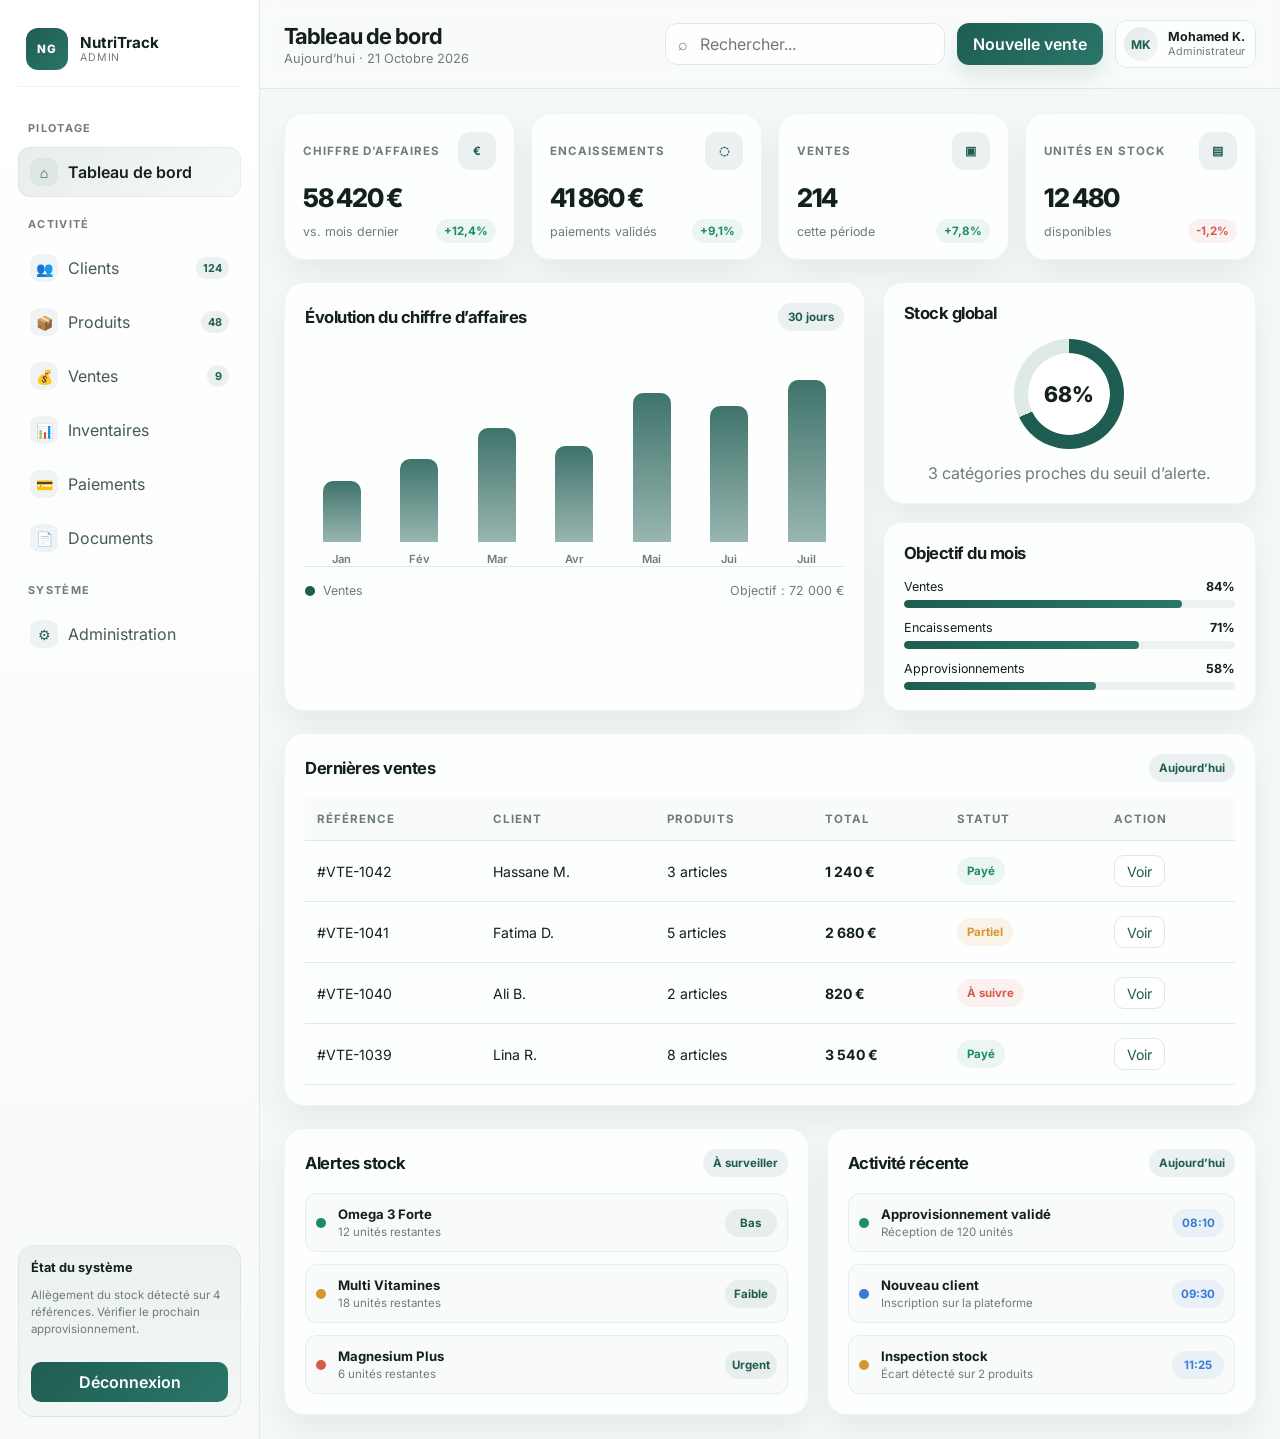
<file: index.html>
<!DOCTYPE html>
<html lang="fr">
  <head>
    <meta charset="UTF-8" />
    <meta name="viewport" content="width=device-width, initial-scale=1.0" />
    <title>NutriTrack | Tableau de bord</title>
    <link rel="preconnect" href="https://fonts.googleapis.com" />
    <link rel="preconnect" href="https://fonts.gstatic.com" crossorigin />
    <link href="https://fonts.googleapis.com/css2?family=Inter:wght@400;500;600;700;800&display=swap" rel="stylesheet" />
    <link rel="stylesheet" href="css/style.css" />
  </head>
  <body>
    <div class="app-shell">
      <aside class="sidebar">
        <div class="brand">
          <div class="brand-mark">NG</div>
          <div class="brand-copy">
            <strong>NutriTrack</strong>
            <span>Admin</span>
          </div>
        </div>

        <nav class="nav" aria-label="Menu principal">
          <div class="nav-group">
            <div class="nav-label">Pilotage</div>
            <a class="nav-item active" href="index.html">
              <span class="nav-left">
                <span class="nav-icon">⌂</span>
                <span>Tableau de bord</span>
              </span>
            </a>
          </div>

          <div class="nav-group">
            <div class="nav-label">Activité</div>
            <a class="nav-item" href="clients.html">
              <span class="nav-left">
                <span class="nav-icon">👥</span>
                <span>Clients</span>
              </span>
              <span class="nav-badge">124</span>
            </a>
            <a class="nav-item" href="products.html">
              <span class="nav-left">
                <span class="nav-icon">📦</span>
                <span>Produits</span>
              </span>
              <span class="nav-badge">48</span>
            </a>
            <a class="nav-item" href="sales.html">
              <span class="nav-left">
                <span class="nav-icon">💰</span>
                <span>Ventes</span>
              </span>
              <span class="nav-badge">9</span>
            </a>
            <a class="nav-item" href="inventory.html">
              <span class="nav-left">
                <span class="nav-icon">📊</span>
                <span>Inventaires</span>
              </span>
            </a>
            <a class="nav-item" href="payments.html">
              <span class="nav-left">
                <span class="nav-icon">💳</span>
                <span>Paiements</span>
              </span>
            </a>
            <a class="nav-item" href="documents.html">
              <span class="nav-left">
                <span class="nav-icon">📄</span>
                <span>Documents</span>
              </span>
            </a>
          </div>

          <div class="nav-group">
            <div class="nav-label">Système</div>
            <a class="nav-item" href="admin.html">
              <span class="nav-left">
                <span class="nav-icon">⚙</span>
                <span>Administration</span>
              </span>
            </a>
          </div>
        </nav>

        <div class="sidebar-footer">
          <strong>État du système</strong>
          <p>Allègement du stock détecté sur 4 références. Vérifier le prochain approvisionnement.</p>
          <button class="sidebar-logout" type="button">Déconnexion</button>
        </div>
      </aside>

      <main class="main">
        <header class="topbar">
          <div class="topbar-left">
            <button class="mobile-menu" type="button" aria-label="Ouvrir le menu">☰</button>
            <div>
              <div class="page-title">Tableau de bord</div>
              <div class="page-subtitle">Aujourd’hui · 21 Octobre 2026</div>
            </div>
          </div>

          <div class="topbar-right">
            <label class="search" aria-label="Recherche">
              <span>⌕</span>
              <input type="search" placeholder="Rechercher..." />
            </label>
            <button class="primary-btn" type="button">Nouvelle vente</button>
            <div class="user-box">
              <div class="user-avatar">MK</div>
              <div class="user-meta">
                <strong>Mohamed K.</strong>
                <span>Administrateur</span>
              </div>
            </div>
          </div>
        </header>

        <section class="content">
          <div class="stats-grid">
            <article class="stat-card">
              <div class="stat-head">
                <span>Chiffre d’affaires</span>
                <span class="stat-icon">€</span>
              </div>
              <div class="stat-value">58 420 €</div>
              <div class="stat-meta">
                <span>vs. mois dernier</span>
                <span class="trend trend-up">+12,4%</span>
              </div>
            </article>

            <article class="stat-card">
              <div class="stat-head">
                <span>Encaissements</span>
                <span class="stat-icon">◌</span>
              </div>
              <div class="stat-value">41 860 €</div>
              <div class="stat-meta">
                <span>paiements validés</span>
                <span class="trend trend-up">+9,1%</span>
              </div>
            </article>

            <article class="stat-card">
              <div class="stat-head">
                <span>Ventes</span>
                <span class="stat-icon">▣</span>
              </div>
              <div class="stat-value">214</div>
              <div class="stat-meta">
                <span>cette période</span>
                <span class="trend trend-up">+7,8%</span>
              </div>
            </article>

            <article class="stat-card">
              <div class="stat-head">
                <span>Unités en stock</span>
                <span class="stat-icon">▤</span>
              </div>
              <div class="stat-value">12 480</div>
              <div class="stat-meta">
                <span>disponibles</span>
                <span class="trend trend-down">-1,2%</span>
              </div>
            </article>
          </div>

          <div class="dashboard-grid">
            <section class="panel chart-panel">
              <div class="panel-head">
                <h3>Évolution du chiffre d’affaires</h3>
                <span class="chip">30 jours</span>
              </div>

              <div class="chart" aria-label="Graphique du chiffre d'affaires">
                <div class="chart-col">
                  <div class="chart-bar" style="height: 28%"></div>
                  <span>Jan</span>
                </div>
                <div class="chart-col">
                  <div class="chart-bar" style="height: 38%"></div>
                  <span>Fév</span>
                </div>
                <div class="chart-col">
                  <div class="chart-bar" style="height: 52%"></div>
                  <span>Mar</span>
                </div>
                <div class="chart-col">
                  <div class="chart-bar" style="height: 44%"></div>
                  <span>Avr</span>
                </div>
                <div class="chart-col">
                  <div class="chart-bar" style="height: 68%"></div>
                  <span>Mai</span>
                </div>
                <div class="chart-col">
                  <div class="chart-bar" style="height: 62%"></div>
                  <span>Jui</span>
                </div>
                <div class="chart-col">
                  <div class="chart-bar" style="height: 74%"></div>
                  <span>Juil</span>
                </div>
              </div>

              <div class="chart-footer">
                <span class="legend"><i></i> Ventes</span>
                <span>Objectif : 72 000 €</span>
              </div>
            </section>

            <div class="side-stack">
              <section class="panel">
                <div class="panel-head">
                  <h3>Stock global</h3>
                </div>
                <div class="ring-wrap">
                  <div class="ring">
                    <span>68%</span>
                  </div>
                </div>
                <p class="muted">3 catégories proches du seuil d’alerte.</p>
              </section>

              <section class="panel">
                <div class="panel-head">
                  <h3>Objectif du mois</h3>
                </div>
                <div class="progress-list">
                  <div class="progress-item">
                    <div class="progress-row"><span>Ventes</span><strong>84%</strong></div>
                    <div class="progress-bar"><span style="width:84%"></span></div>
                  </div>
                  <div class="progress-item">
                    <div class="progress-row"><span>Encaissements</span><strong>71%</strong></div>
                    <div class="progress-bar"><span style="width:71%"></span></div>
                  </div>
                  <div class="progress-item">
                    <div class="progress-row"><span>Approvisionnements</span><strong>58%</strong></div>
                    <div class="progress-bar"><span style="width:58%"></span></div>
                  </div>
                </div>
              </section>
            </div>
          </div>

          <section class="panel table-panel">
            <div class="panel-head">
              <h3>Dernières ventes</h3>
              <span class="chip">Aujourd’hui</span>
            </div>

            <div class="table-wrap">
              <table>
                <thead>
                  <tr>
                    <th>Référence</th>
                    <th>Client</th>
                    <th>Produits</th>
                    <th>Total</th>
                    <th>Statut</th>
                    <th>Action</th>
                  </tr>
                </thead>
                <tbody>
                  <tr>
                    <td>#VTE-1042</td>
                    <td>Hassane M.</td>
                    <td>3 articles</td>
                    <td class="money">1 240 €</td>
                    <td><span class="status status-paid">Payé</span></td>
                    <td><button class="mini-btn" type="button">Voir</button></td>
                  </tr>
                  <tr>
                    <td>#VTE-1041</td>
                    <td>Fatima D.</td>
                    <td>5 articles</td>
                    <td class="money">2 680 €</td>
                    <td><span class="status status-pending">Partiel</span></td>
                    <td><button class="mini-btn" type="button">Voir</button></td>
                  </tr>
                  <tr>
                    <td>#VTE-1040</td>
                    <td>Ali B.</td>
                    <td>2 articles</td>
                    <td class="money">820 €</td>
                    <td><span class="status status-danger">À suivre</span></td>
                    <td><button class="mini-btn" type="button">Voir</button></td>
                  </tr>
                  <tr>
                    <td>#VTE-1039</td>
                    <td>Lina R.</td>
                    <td>8 articles</td>
                    <td class="money">3 540 €</td>
                    <td><span class="status status-paid">Payé</span></td>
                    <td><button class="mini-btn" type="button">Voir</button></td>
                  </tr>
                </tbody>
              </table>
            </div>
          </section>

          <div class="bottom-grid">
            <section class="panel">
              <div class="panel-head">
                <h3>Alertes stock</h3>
                <span class="chip">À surveiller</span>
              </div>
              <div class="stack-list">
                <div class="stack-item">
                  <span class="dot green"></span>
                  <div>
                    <strong>Omega 3 Forte</strong>
                    <small>12 unités restantes</small>
                  </div>
                  <span class="tag">Bas</span>
                </div>
                <div class="stack-item">
                  <span class="dot orange"></span>
                  <div>
                    <strong>Multi Vitamines</strong>
                    <small>18 unités restantes</small>
                  </div>
                  <span class="tag">Faible</span>
                </div>
                <div class="stack-item">
                  <span class="dot red"></span>
                  <div>
                    <strong>Magnesium Plus</strong>
                    <small>6 unités restantes</small>
                  </div>
                  <span class="tag">Urgent</span>
                </div>
              </div>
            </section>

            <section class="panel">
              <div class="panel-head">
                <h3>Activité récente</h3>
                <span class="chip">Aujourd’hui</span>
              </div>
              <div class="stack-list">
                <div class="stack-item">
                  <span class="dot green"></span>
                  <div>
                    <strong>Approvisionnement validé</strong>
                    <small>Réception de 120 unités</small>
                  </div>
                  <span class="tag time">08:10</span>
                </div>
                <div class="stack-item">
                  <span class="dot blue"></span>
                  <div>
                    <strong>Nouveau client</strong>
                    <small>Inscription sur la plateforme</small>
                  </div>
                  <span class="tag time">09:30</span>
                </div>
                <div class="stack-item">
                  <span class="dot orange"></span>
                  <div>
                    <strong>Inspection stock</strong>
                    <small>Écart détecté sur 2 produits</small>
                  </div>
                  <span class="tag time">11:25</span>
                </div>
              </div>
            </section>
          </div>
        </section>
      </main>
    </div>

    <script src="js/script.js"></script>
  </body>
</html>
</file>
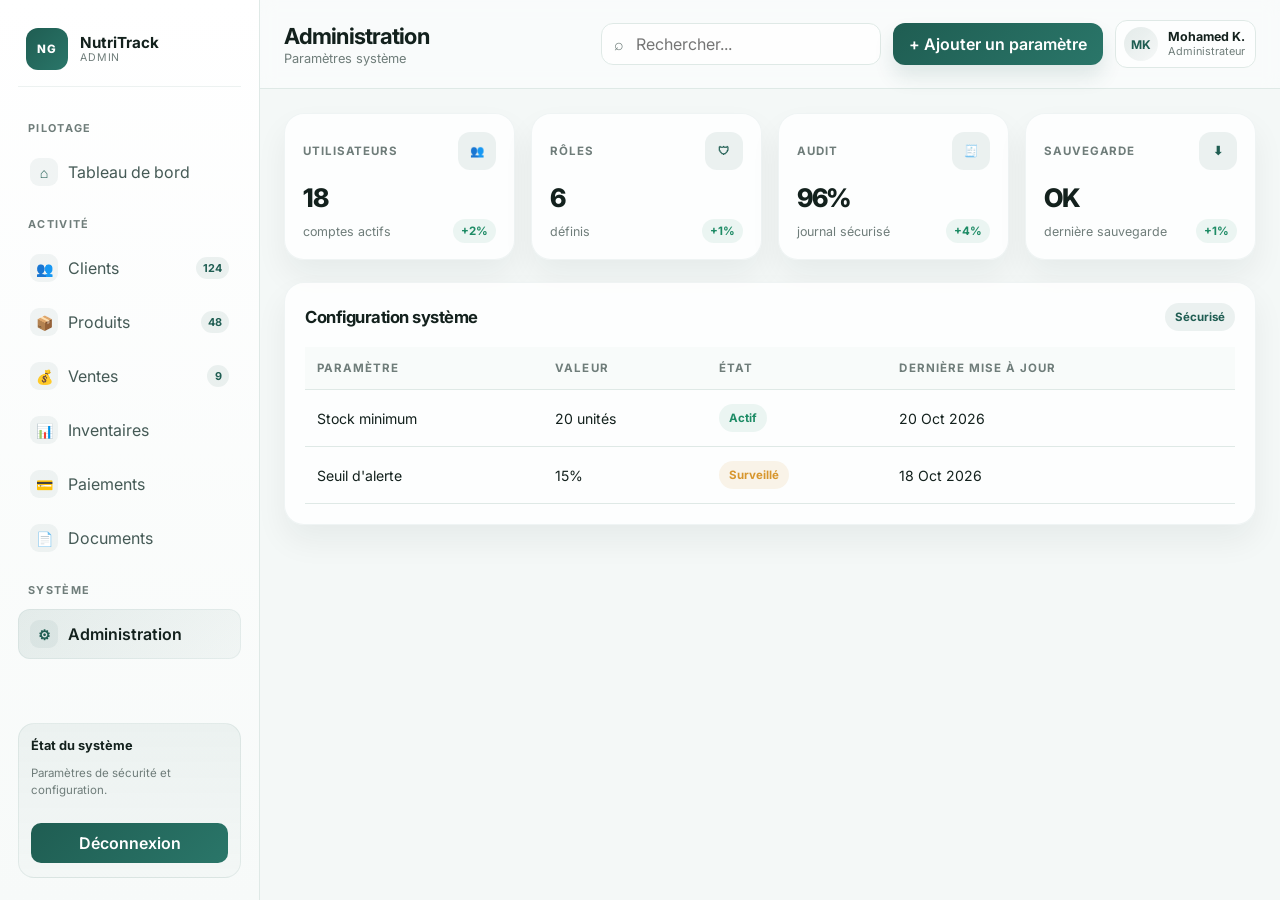
<file: admin.html>
<!DOCTYPE html>
<html lang="fr">
  <head>
    <meta charset="UTF-8" />
    <meta name="viewport" content="width=device-width, initial-scale=1.0" />
    <title>NutriTrack | Administration</title>
    <link rel="preconnect" href="https://fonts.googleapis.com" />
    <link rel="preconnect" href="https://fonts.gstatic.com" crossorigin />
    <link href="https://fonts.googleapis.com/css2?family=Inter:wght@400;500;600;700;800&display=swap" rel="stylesheet" />
    <link rel="stylesheet" href="css/style.css" />
  </head>
  <body>
    <div class="app-shell">
      <aside class="sidebar">
        <div class="brand">
          <div class="brand-mark">NG</div>
          <div class="brand-copy">
            <strong>NutriTrack</strong>
            <span>Admin</span>
          </div>
        </div>

        <nav class="nav" aria-label="Menu principal">
          <div class="nav-group">
            <div class="nav-label">Pilotage</div>
            <a class="nav-item" href="index.html"><span class="nav-left"><span class="nav-icon">⌂</span><span>Tableau de bord</span></span></a>
          </div>
          <div class="nav-group">
            <div class="nav-label">Activité</div>
            <a class="nav-item" href="clients.html"><span class="nav-left"><span class="nav-icon">👥</span><span>Clients</span></span><span class="nav-badge">124</span></a>
            <a class="nav-item" href="products.html"><span class="nav-left"><span class="nav-icon">📦</span><span>Produits</span></span><span class="nav-badge">48</span></a>
            <a class="nav-item" href="sales.html"><span class="nav-left"><span class="nav-icon">💰</span><span>Ventes</span></span><span class="nav-badge">9</span></a>
            <a class="nav-item" href="inventory.html"><span class="nav-left"><span class="nav-icon">📊</span><span>Inventaires</span></span></a>
            <a class="nav-item" href="payments.html"><span class="nav-left"><span class="nav-icon">💳</span><span>Paiements</span></span></a>
            <a class="nav-item" href="documents.html"><span class="nav-left"><span class="nav-icon">📄</span><span>Documents</span></span></a>
          </div>
          <div class="nav-group">
            <div class="nav-label">Système</div>
            <a class="nav-item active" href="admin.html"><span class="nav-left"><span class="nav-icon">⚙</span><span>Administration</span></span></a>
          </div>
        </nav>

        <div class="sidebar-footer">
          <strong>État du système</strong>
          <p>Paramètres de sécurité et configuration.</p>
          <button class="sidebar-logout" type="button">Déconnexion</button>
        </div>
      </aside>

      <main class="main">
        <header class="topbar">
          <div class="topbar-left">
            <button class="mobile-menu" type="button" aria-label="Ouvrir le menu">☰</button>
            <div>
              <div class="page-title">Administration</div>
              <div class="page-subtitle">Paramètres système</div>
            </div>
          </div>

          <div class="topbar-right">
            <label class="search" aria-label="Recherche">
              <span>⌕</span>
              <input type="search" placeholder="Rechercher..." />
            </label>
            <button class="primary-btn" type="button">+ Ajouter un paramètre</button>
            <div class="user-box">
              <div class="user-avatar">MK</div>
              <div class="user-meta">
                <strong>Mohamed K.</strong>
                <span>Administrateur</span>
              </div>
            </div>
          </div>
        </header>

        <section class="content">
          <div class="stats-grid">
            <article class="stat-card">
              <div class="stat-head"><span>Utilisateurs</span><span class="stat-icon">👥</span></div>
              <div class="stat-value">18</div>
              <div class="stat-meta"><span>comptes actifs</span><span class="trend trend-up">+2%</span></div>
            </article>
            <article class="stat-card">
              <div class="stat-head"><span>Rôles</span><span class="stat-icon">🛡</span></div>
              <div class="stat-value">6</div>
              <div class="stat-meta"><span>définis</span><span class="trend trend-up">+1%</span></div>
            </article>
            <article class="stat-card">
              <div class="stat-head"><span>Audit</span><span class="stat-icon">🧾</span></div>
              <div class="stat-value">96%</div>
              <div class="stat-meta"><span>journal sécurisé</span><span class="trend trend-up">+4%</span></div>
            </article>
            <article class="stat-card">
              <div class="stat-head"><span>Sauvegarde</span><span class="stat-icon">⬇</span></div>
              <div class="stat-value">OK</div>
              <div class="stat-meta"><span>dernière sauvegarde</span><span class="trend trend-up">+1%</span></div>
            </article>
          </div>

          <section class="panel table-panel">
            <div class="panel-head">
              <h3>Configuration système</h3>
              <span class="chip">Sécurisé</span>
            </div>
            <div class="table-wrap">
              <table>
                <thead>
                  <tr>
                    <th>Paramètre</th>
                    <th>Valeur</th>
                    <th>État</th>
                    <th>Dernière mise à jour</th>
                  </tr>
                </thead>
                <tbody>
                  <tr>
                    <td>Stock minimum</td>
                    <td>20 unités</td>
                    <td><span class="status status-paid">Actif</span></td>
                    <td>20 Oct 2026</td>
                  </tr>
                  <tr>
                    <td>Seuil d'alerte</td>
                    <td>15%</td>
                    <td><span class="status status-pending">Surveillé</span></td>
                    <td>18 Oct 2026</td>
                  </tr>
                </tbody>
              </table>
            </div>
          </section>
        </section>
      </main>
    </div>

    <script src="js/script.js"></script>
  </body>
</html>
</file>
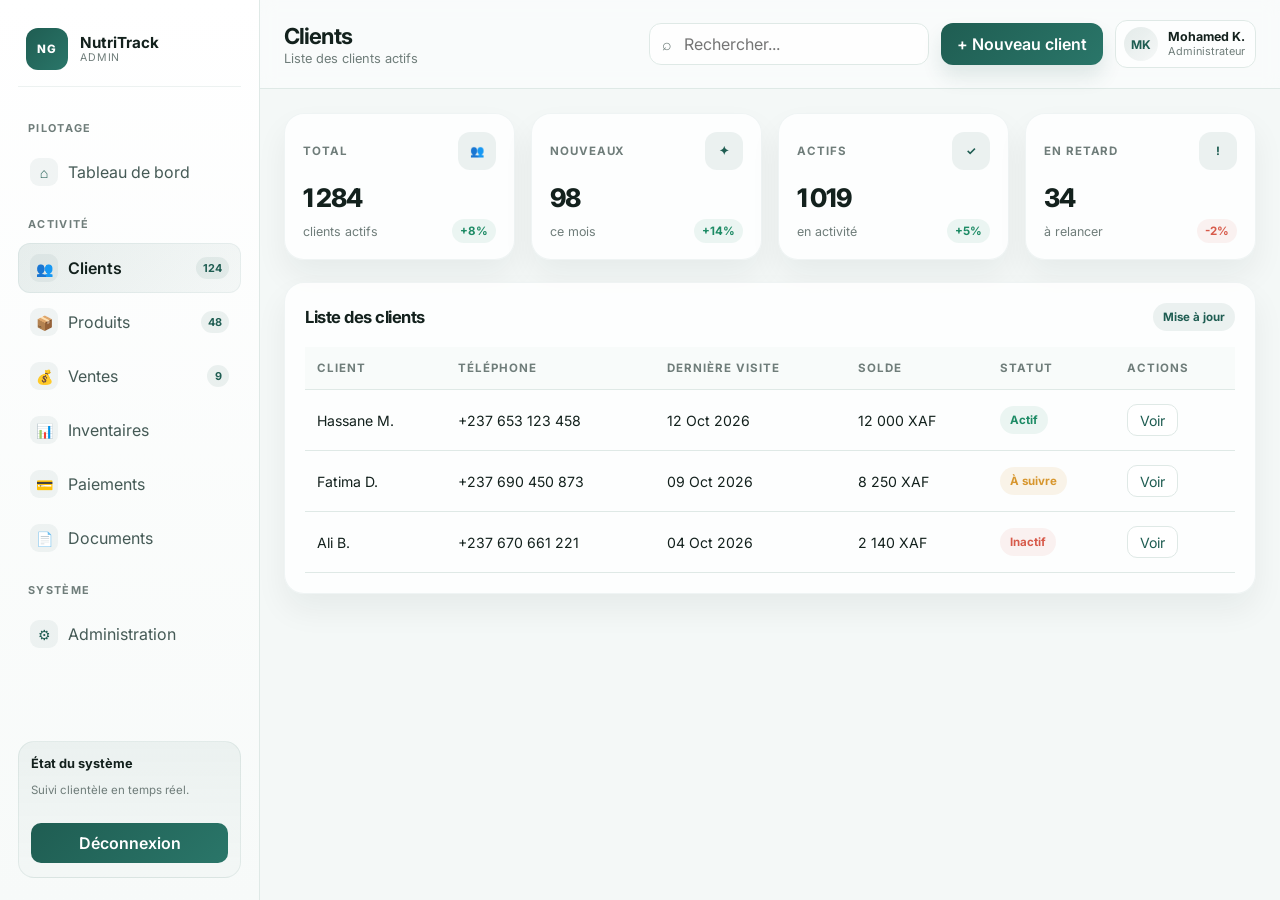
<file: clients.html>
<!DOCTYPE html>
<html lang="fr">
  <head>
    <meta charset="UTF-8" />
    <meta name="viewport" content="width=device-width, initial-scale=1.0" />
    <title>NutriTrack | Clients</title>
    <link rel="preconnect" href="https://fonts.googleapis.com" />
    <link rel="preconnect" href="https://fonts.gstatic.com" crossorigin />
    <link href="https://fonts.googleapis.com/css2?family=Inter:wght@400;500;600;700;800&display=swap" rel="stylesheet" />
    <link rel="stylesheet" href="css/style.css" />
  </head>
  <body>
    <div class="app-shell">
      <aside class="sidebar">
        <div class="brand">
          <div class="brand-mark">NG</div>
          <div class="brand-copy">
            <strong>NutriTrack</strong>
            <span>Admin</span>
          </div>
        </div>

        <nav class="nav" aria-label="Menu principal">
          <div class="nav-group">
            <div class="nav-label">Pilotage</div>
            <a class="nav-item" href="index.html">
              <span class="nav-left"><span class="nav-icon">⌂</span><span>Tableau de bord</span></span>
            </a>
          </div>

          <div class="nav-group">
            <div class="nav-label">Activité</div>
            <a class="nav-item active" href="clients.html">
              <span class="nav-left"><span class="nav-icon">👥</span><span>Clients</span></span>
              <span class="nav-badge">124</span>
            </a>
            <a class="nav-item" href="products.html">
              <span class="nav-left"><span class="nav-icon">📦</span><span>Produits</span></span>
              <span class="nav-badge">48</span>
            </a>
            <a class="nav-item" href="sales.html">
              <span class="nav-left"><span class="nav-icon">💰</span><span>Ventes</span></span>
              <span class="nav-badge">9</span>
            </a>
            <a class="nav-item" href="inventory.html">
              <span class="nav-left"><span class="nav-icon">📊</span><span>Inventaires</span></span>
            </a>
            <a class="nav-item" href="payments.html">
              <span class="nav-left"><span class="nav-icon">💳</span><span>Paiements</span></span>
            </a>
            <a class="nav-item" href="documents.html">
              <span class="nav-left"><span class="nav-icon">📄</span><span>Documents</span></span>
            </a>
          </div>

          <div class="nav-group">
            <div class="nav-label">Système</div>
            <a class="nav-item" href="admin.html">
              <span class="nav-left"><span class="nav-icon">⚙</span><span>Administration</span></span>
            </a>
          </div>
        </nav>

        <div class="sidebar-footer">
          <strong>État du système</strong>
          <p>Suivi clientèle en temps réel.</p>
          <button class="sidebar-logout" type="button">Déconnexion</button>
        </div>
      </aside>

      <main class="main">
        <header class="topbar">
          <div class="topbar-left">
            <button class="mobile-menu" type="button" aria-label="Ouvrir le menu">☰</button>
            <div>
              <div class="page-title">Clients</div>
              <div class="page-subtitle">Liste des clients actifs</div>
            </div>
          </div>

          <div class="topbar-right">
            <label class="search" aria-label="Recherche">
              <span>⌕</span>
              <input type="search" placeholder="Rechercher..." />
            </label>
            <button class="primary-btn" type="button">+ Nouveau client</button>
            <div class="user-box">
              <div class="user-avatar">MK</div>
              <div class="user-meta">
                <strong>Mohamed K.</strong>
                <span>Administrateur</span>
              </div>
            </div>
          </div>
        </header>

        <section class="content">
          <div class="stats-grid">
            <article class="stat-card">
              <div class="stat-head"><span>Total</span><span class="stat-icon">👥</span></div>
              <div class="stat-value">1 284</div>
              <div class="stat-meta"><span>clients actifs</span><span class="trend trend-up">+8%</span></div>
            </article>
            <article class="stat-card">
              <div class="stat-head"><span>Nouveaux</span><span class="stat-icon">✦</span></div>
              <div class="stat-value">98</div>
              <div class="stat-meta"><span>ce mois</span><span class="trend trend-up">+14%</span></div>
            </article>
            <article class="stat-card">
              <div class="stat-head"><span>Actifs</span><span class="stat-icon">✓</span></div>
              <div class="stat-value">1 019</div>
              <div class="stat-meta"><span>en activité</span><span class="trend trend-up">+5%</span></div>
            </article>
            <article class="stat-card">
              <div class="stat-head"><span>En retard</span><span class="stat-icon">!</span></div>
              <div class="stat-value">34</div>
              <div class="stat-meta"><span>à relancer</span><span class="trend trend-down">-2%</span></div>
            </article>
          </div>

          <section class="panel table-panel">
            <div class="panel-head">
              <h3>Liste des clients</h3>
              <span class="chip">Mise à jour</span>
            </div>

            <div class="table-wrap">
              <table>
                <thead>
                  <tr>
                    <th>Client</th>
                    <th>Téléphone</th>
                    <th>Dernière visite</th>
                    <th>Solde</th>
                    <th>Statut</th>
                    <th>Actions</th>
                  </tr>
                </thead>
                <tbody>
                  <tr>
                    <td>Hassane M.</td>
                    <td>+237 653 123 458</td>
                    <td>12 Oct 2026</td>
                    <td>12 000 XAF</td>
                    <td><span class="status status-paid">Actif</span></td>
                    <td><button class="mini-btn" type="button">Voir</button></td>
                  </tr>
                  <tr>
                    <td>Fatima D.</td>
                    <td>+237 690 450 873</td>
                    <td>09 Oct 2026</td>
                    <td>8 250 XAF</td>
                    <td><span class="status status-pending">À suivre</span></td>
                    <td><button class="mini-btn" type="button">Voir</button></td>
                  </tr>
                  <tr>
                    <td>Ali B.</td>
                    <td>+237 670 661 221</td>
                    <td>04 Oct 2026</td>
                    <td>2 140 XAF</td>
                    <td><span class="status status-danger">Inactif</span></td>
                    <td><button class="mini-btn" type="button">Voir</button></td>
                  </tr>
                </tbody>
              </table>
            </div>
          </section>
        </section>
      </main>
    </div>

    <script src="js/script.js"></script>
  </body>
</html>
</file>
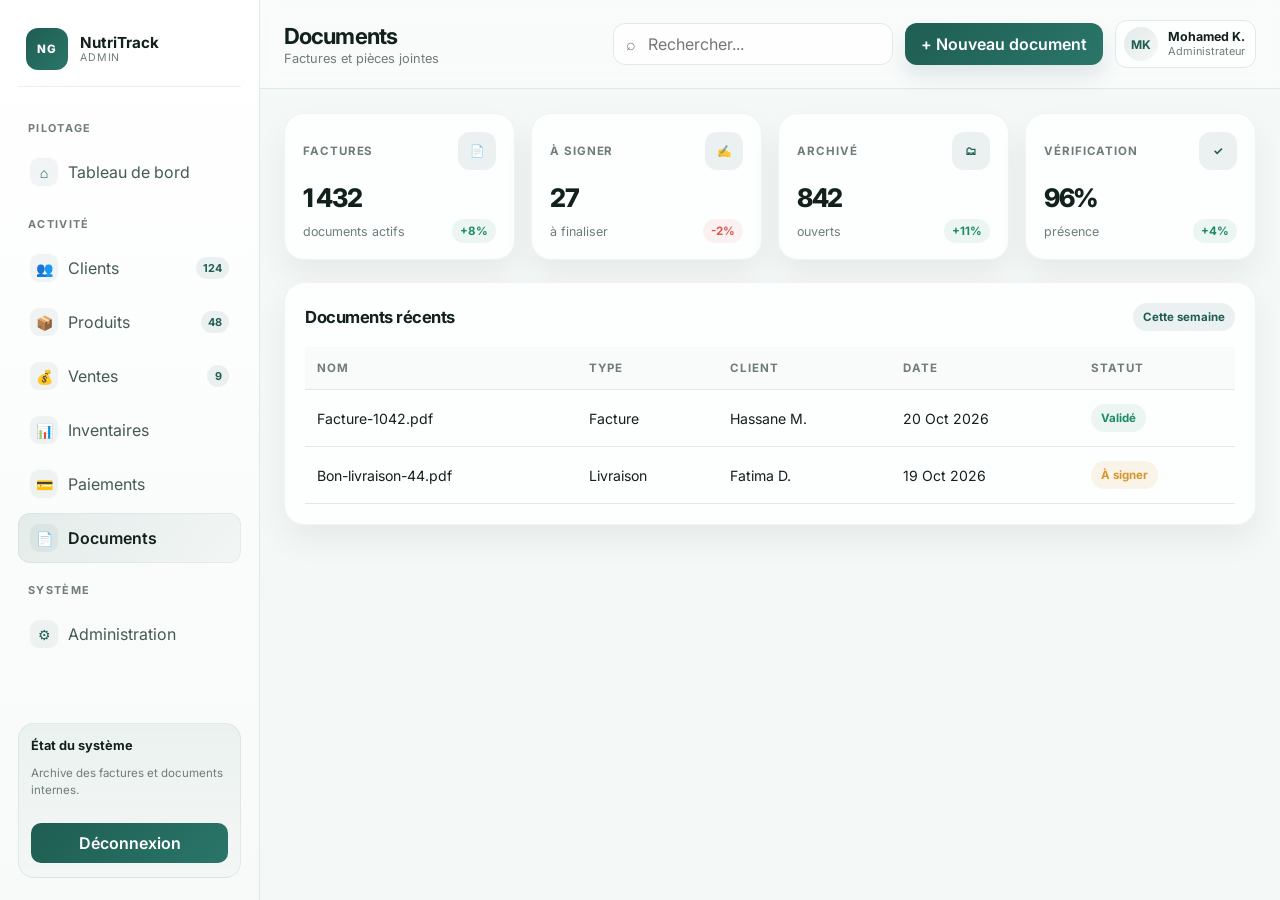
<file: documents.html>
<!DOCTYPE html>
<html lang="fr">
  <head>
    <meta charset="UTF-8" />
    <meta name="viewport" content="width=device-width, initial-scale=1.0" />
    <title>NutriTrack | Documents</title>
    <link rel="preconnect" href="https://fonts.googleapis.com" />
    <link rel="preconnect" href="https://fonts.gstatic.com" crossorigin />
    <link href="https://fonts.googleapis.com/css2?family=Inter:wght@400;500;600;700;800&display=swap" rel="stylesheet" />
    <link rel="stylesheet" href="css/style.css" />
  </head>
  <body>
    <div class="app-shell">
      <aside class="sidebar">
        <div class="brand">
          <div class="brand-mark">NG</div>
          <div class="brand-copy">
            <strong>NutriTrack</strong>
            <span>Admin</span>
          </div>
        </div>

        <nav class="nav" aria-label="Menu principal">
          <div class="nav-group">
            <div class="nav-label">Pilotage</div>
            <a class="nav-item" href="index.html"><span class="nav-left"><span class="nav-icon">⌂</span><span>Tableau de bord</span></span></a>
          </div>
          <div class="nav-group">
            <div class="nav-label">Activité</div>
            <a class="nav-item" href="clients.html"><span class="nav-left"><span class="nav-icon">👥</span><span>Clients</span></span><span class="nav-badge">124</span></a>
            <a class="nav-item" href="products.html"><span class="nav-left"><span class="nav-icon">📦</span><span>Produits</span></span><span class="nav-badge">48</span></a>
            <a class="nav-item" href="sales.html"><span class="nav-left"><span class="nav-icon">💰</span><span>Ventes</span></span><span class="nav-badge">9</span></a>
            <a class="nav-item" href="inventory.html"><span class="nav-left"><span class="nav-icon">📊</span><span>Inventaires</span></span></a>
            <a class="nav-item" href="payments.html"><span class="nav-left"><span class="nav-icon">💳</span><span>Paiements</span></span></a>
            <a class="nav-item active" href="documents.html"><span class="nav-left"><span class="nav-icon">📄</span><span>Documents</span></span></a>
          </div>
          <div class="nav-group">
            <div class="nav-label">Système</div>
            <a class="nav-item" href="admin.html"><span class="nav-left"><span class="nav-icon">⚙</span><span>Administration</span></span></a>
          </div>
        </nav>

        <div class="sidebar-footer">
          <strong>État du système</strong>
          <p>Archive des factures et documents internes.</p>
          <button class="sidebar-logout" type="button">Déconnexion</button>
        </div>
      </aside>

      <main class="main">
        <header class="topbar">
          <div class="topbar-left">
            <button class="mobile-menu" type="button" aria-label="Ouvrir le menu">☰</button>
            <div>
              <div class="page-title">Documents</div>
              <div class="page-subtitle">Factures et pièces jointes</div>
            </div>
          </div>

          <div class="topbar-right">
            <label class="search" aria-label="Recherche">
              <span>⌕</span>
              <input type="search" placeholder="Rechercher..." />
            </label>
            <button class="primary-btn" type="button">+ Nouveau document</button>
            <div class="user-box">
              <div class="user-avatar">MK</div>
              <div class="user-meta">
                <strong>Mohamed K.</strong>
                <span>Administrateur</span>
              </div>
            </div>
          </div>
        </header>

        <section class="content">
          <div class="stats-grid">
            <article class="stat-card">
              <div class="stat-head"><span>Factures</span><span class="stat-icon">📄</span></div>
              <div class="stat-value">1 432</div>
              <div class="stat-meta"><span>documents actifs</span><span class="trend trend-up">+8%</span></div>
            </article>
            <article class="stat-card">
              <div class="stat-head"><span>À signer</span><span class="stat-icon">✍</span></div>
              <div class="stat-value">27</div>
              <div class="stat-meta"><span>à finaliser</span><span class="trend trend-down">-2%</span></div>
            </article>
            <article class="stat-card">
              <div class="stat-head"><span>Archivé</span><span class="stat-icon">🗂</span></div>
              <div class="stat-value">842</div>
              <div class="stat-meta"><span>ouverts</span><span class="trend trend-up">+11%</span></div>
            </article>
            <article class="stat-card">
              <div class="stat-head"><span>Vérification</span><span class="stat-icon">✓</span></div>
              <div class="stat-value">96%</div>
              <div class="stat-meta"><span>présence</span><span class="trend trend-up">+4%</span></div>
            </article>
          </div>

          <section class="panel table-panel">
            <div class="panel-head">
              <h3>Documents récents</h3>
              <span class="chip">Cette semaine</span>
            </div>
            <div class="table-wrap">
              <table>
                <thead>
                  <tr>
                    <th>Nom</th>
                    <th>Type</th>
                    <th>Client</th>
                    <th>Date</th>
                    <th>Statut</th>
                  </tr>
                </thead>
                <tbody>
                  <tr>
                    <td>Facture-1042.pdf</td>
                    <td>Facture</td>
                    <td>Hassane M.</td>
                    <td>20 Oct 2026</td>
                    <td><span class="status status-paid">Validé</span></td>
                  </tr>
                  <tr>
                    <td>Bon-livraison-44.pdf</td>
                    <td>Livraison</td>
                    <td>Fatima D.</td>
                    <td>19 Oct 2026</td>
                    <td><span class="status status-pending">À signer</span></td>
                  </tr>
                </tbody>
              </table>
            </div>
          </section>
        </section>
      </main>
    </div>

    <script src="js/script.js"></script>
  </body>
</html>
</file>
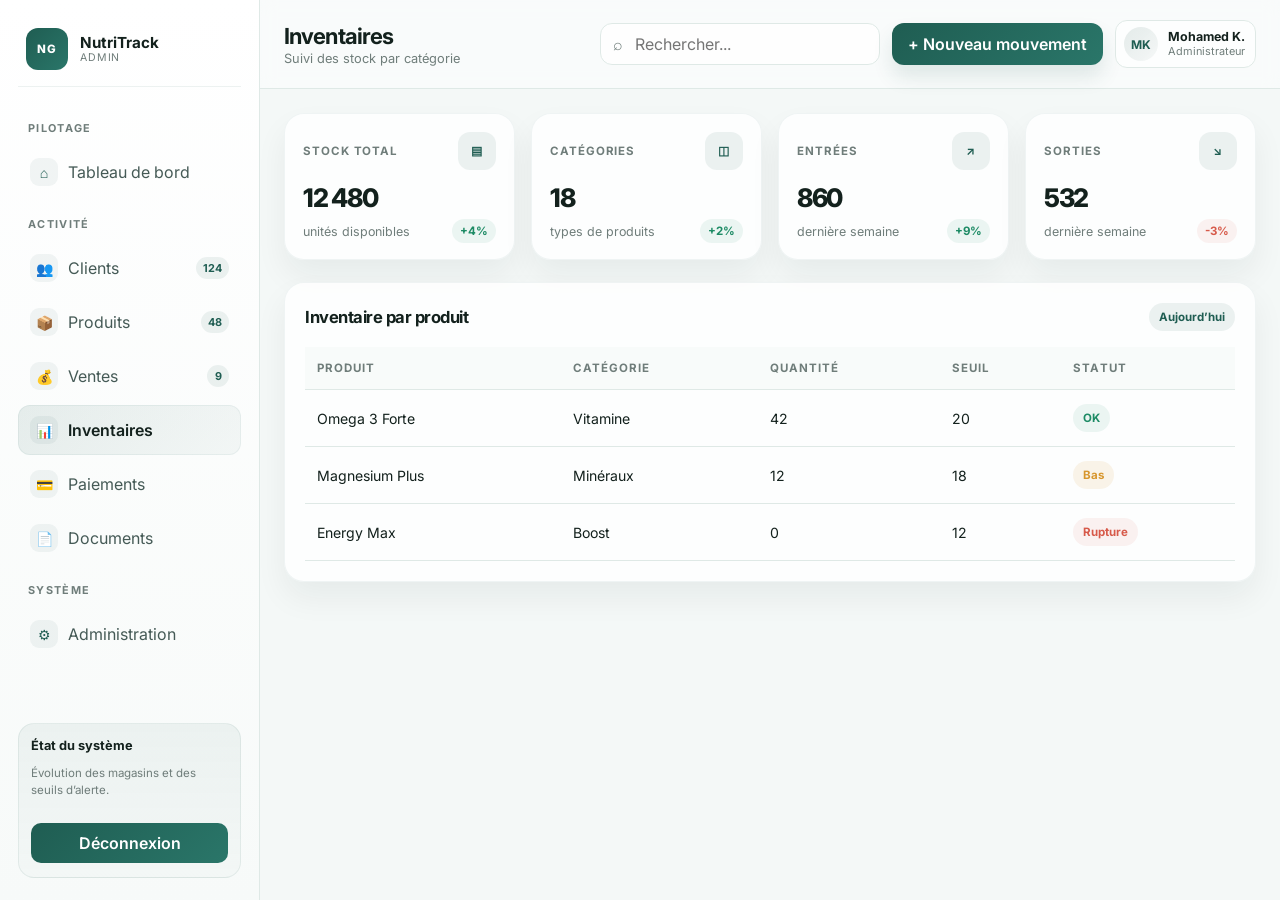
<file: inventory.html>
<!DOCTYPE html>
<html lang="fr">
  <head>
    <meta charset="UTF-8" />
    <meta name="viewport" content="width=device-width, initial-scale=1.0" />
    <title>NutriTrack | Inventaires</title>
    <link rel="preconnect" href="https://fonts.googleapis.com" />
    <link rel="preconnect" href="https://fonts.gstatic.com" crossorigin />
    <link href="https://fonts.googleapis.com/css2?family=Inter:wght@400;500;600;700;800&display=swap" rel="stylesheet" />
    <link rel="stylesheet" href="css/style.css" />
  </head>
  <body>
    <div class="app-shell">
      <aside class="sidebar">
        <div class="brand">
          <div class="brand-mark">NG</div>
          <div class="brand-copy">
            <strong>NutriTrack</strong>
            <span>Admin</span>
          </div>
        </div>

        <nav class="nav" aria-label="Menu principal">
          <div class="nav-group">
            <div class="nav-label">Pilotage</div>
            <a class="nav-item" href="index.html"><span class="nav-left"><span class="nav-icon">⌂</span><span>Tableau de bord</span></span></a>
          </div>
          <div class="nav-group">
            <div class="nav-label">Activité</div>
            <a class="nav-item" href="clients.html"><span class="nav-left"><span class="nav-icon">👥</span><span>Clients</span></span><span class="nav-badge">124</span></a>
            <a class="nav-item" href="products.html"><span class="nav-left"><span class="nav-icon">📦</span><span>Produits</span></span><span class="nav-badge">48</span></a>
            <a class="nav-item" href="sales.html"><span class="nav-left"><span class="nav-icon">💰</span><span>Ventes</span></span><span class="nav-badge">9</span></a>
            <a class="nav-item active" href="inventory.html"><span class="nav-left"><span class="nav-icon">📊</span><span>Inventaires</span></span></a>
            <a class="nav-item" href="payments.html"><span class="nav-left"><span class="nav-icon">💳</span><span>Paiements</span></span></a>
            <a class="nav-item" href="documents.html"><span class="nav-left"><span class="nav-icon">📄</span><span>Documents</span></span></a>
          </div>
          <div class="nav-group">
            <div class="nav-label">Système</div>
            <a class="nav-item" href="admin.html"><span class="nav-left"><span class="nav-icon">⚙</span><span>Administration</span></span></a>
          </div>
        </nav>

        <div class="sidebar-footer">
          <strong>État du système</strong>
          <p>Évolution des magasins et des seuils d’alerte.</p>
          <button class="sidebar-logout" type="button">Déconnexion</button>
        </div>
      </aside>

      <main class="main">
        <header class="topbar">
          <div class="topbar-left">
            <button class="mobile-menu" type="button" aria-label="Ouvrir le menu">☰</button>
            <div>
              <div class="page-title">Inventaires</div>
              <div class="page-subtitle">Suivi des stock par catégorie</div>
            </div>
          </div>

          <div class="topbar-right">
            <label class="search" aria-label="Recherche">
              <span>⌕</span>
              <input type="search" placeholder="Rechercher..." />
            </label>
            <button class="primary-btn" type="button">+ Nouveau mouvement</button>
            <div class="user-box">
              <div class="user-avatar">MK</div>
              <div class="user-meta">
                <strong>Mohamed K.</strong>
                <span>Administrateur</span>
              </div>
            </div>
          </div>
        </header>

        <section class="content">
          <div class="stats-grid">
            <article class="stat-card">
              <div class="stat-head"><span>Stock total</span><span class="stat-icon">▤</span></div>
              <div class="stat-value">12 480</div>
              <div class="stat-meta"><span>unités disponibles</span><span class="trend trend-up">+4%</span></div>
            </article>
            <article class="stat-card">
              <div class="stat-head"><span>Catégories</span><span class="stat-icon">◫</span></div>
              <div class="stat-value">18</div>
              <div class="stat-meta"><span>types de produits</span><span class="trend trend-up">+2%</span></div>
            </article>
            <article class="stat-card">
              <div class="stat-head"><span>Entrées</span><span class="stat-icon">↗</span></div>
              <div class="stat-value">860</div>
              <div class="stat-meta"><span>dernière semaine</span><span class="trend trend-up">+9%</span></div>
            </article>
            <article class="stat-card">
              <div class="stat-head"><span>Sorties</span><span class="stat-icon">↘</span></div>
              <div class="stat-value">532</div>
              <div class="stat-meta"><span>dernière semaine</span><span class="trend trend-down">-3%</span></div>
            </article>
          </div>

          <section class="panel table-panel">
            <div class="panel-head">
              <h3>Inventaire par produit</h3>
              <span class="chip">Aujourd’hui</span>
            </div>
            <div class="table-wrap">
              <table>
                <thead>
                  <tr>
                    <th>Produit</th>
                    <th>Catégorie</th>
                    <th>Quantité</th>
                    <th>Seuil</th>
                    <th>Statut</th>
                  </tr>
                </thead>
                <tbody>
                  <tr>
                    <td>Omega 3 Forte</td>
                    <td>Vitamine</td>
                    <td>42</td>
                    <td>20</td>
                    <td><span class="status status-paid">OK</span></td>
                  </tr>
                  <tr>
                    <td>Magnesium Plus</td>
                    <td>Minéraux</td>
                    <td>12</td>
                    <td>18</td>
                    <td><span class="status status-pending">Bas</span></td>
                  </tr>
                  <tr>
                    <td>Energy Max</td>
                    <td>Boost</td>
                    <td>0</td>
                    <td>12</td>
                    <td><span class="status status-danger">Rupture</span></td>
                  </tr>
                </tbody>
              </table>
            </div>
          </section>
        </section>
      </main>
    </div>

    <script src="js/script.js"></script>
  </body>
</html>
</file>
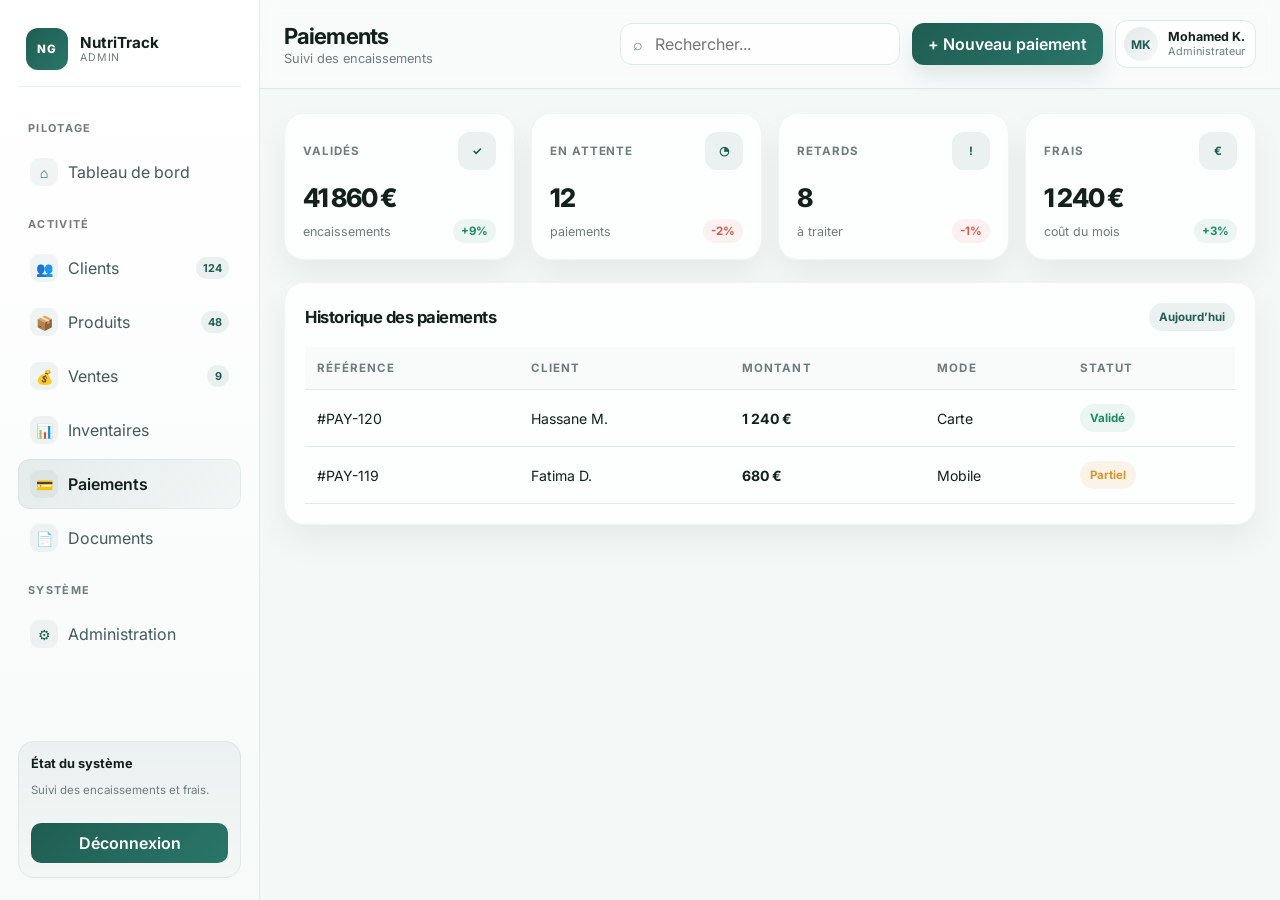
<file: payments.html>
<!DOCTYPE html>
<html lang="fr">
  <head>
    <meta charset="UTF-8" />
    <meta name="viewport" content="width=device-width, initial-scale=1.0" />
    <title>NutriTrack | Paiements</title>
    <link rel="preconnect" href="https://fonts.googleapis.com" />
    <link rel="preconnect" href="https://fonts.gstatic.com" crossorigin />
    <link href="https://fonts.googleapis.com/css2?family=Inter:wght@400;500;600;700;800&display=swap" rel="stylesheet" />
    <link rel="stylesheet" href="css/style.css" />
  </head>
  <body>
    <div class="app-shell">
      <aside class="sidebar">
        <div class="brand">
          <div class="brand-mark">NG</div>
          <div class="brand-copy">
            <strong>NutriTrack</strong>
            <span>Admin</span>
          </div>
        </div>

        <nav class="nav" aria-label="Menu principal">
          <div class="nav-group">
            <div class="nav-label">Pilotage</div>
            <a class="nav-item" href="index.html"><span class="nav-left"><span class="nav-icon">⌂</span><span>Tableau de bord</span></span></a>
          </div>
          <div class="nav-group">
            <div class="nav-label">Activité</div>
            <a class="nav-item" href="clients.html"><span class="nav-left"><span class="nav-icon">👥</span><span>Clients</span></span><span class="nav-badge">124</span></a>
            <a class="nav-item" href="products.html"><span class="nav-left"><span class="nav-icon">📦</span><span>Produits</span></span><span class="nav-badge">48</span></a>
            <a class="nav-item" href="sales.html"><span class="nav-left"><span class="nav-icon">💰</span><span>Ventes</span></span><span class="nav-badge">9</span></a>
            <a class="nav-item" href="inventory.html"><span class="nav-left"><span class="nav-icon">📊</span><span>Inventaires</span></span></a>
            <a class="nav-item active" href="payments.html"><span class="nav-left"><span class="nav-icon">💳</span><span>Paiements</span></span></a>
            <a class="nav-item" href="documents.html"><span class="nav-left"><span class="nav-icon">📄</span><span>Documents</span></span></a>
          </div>
          <div class="nav-group">
            <div class="nav-label">Système</div>
            <a class="nav-item" href="admin.html"><span class="nav-left"><span class="nav-icon">⚙</span><span>Administration</span></span></a>
          </div>
        </nav>

        <div class="sidebar-footer">
          <strong>État du système</strong>
          <p>Suivi des encaissements et frais.</p>
          <button class="sidebar-logout" type="button">Déconnexion</button>
        </div>
      </aside>

      <main class="main">
        <header class="topbar">
          <div class="topbar-left">
            <button class="mobile-menu" type="button" aria-label="Ouvrir le menu">☰</button>
            <div>
              <div class="page-title">Paiements</div>
              <div class="page-subtitle">Suivi des encaissements</div>
            </div>
          </div>

          <div class="topbar-right">
            <label class="search" aria-label="Recherche">
              <span>⌕</span>
              <input type="search" placeholder="Rechercher..." />
            </label>
            <button class="primary-btn" type="button">+ Nouveau paiement</button>
            <div class="user-box">
              <div class="user-avatar">MK</div>
              <div class="user-meta">
                <strong>Mohamed K.</strong>
                <span>Administrateur</span>
              </div>
            </div>
          </div>
        </header>

        <section class="content">
          <div class="stats-grid">
            <article class="stat-card">
              <div class="stat-head"><span>Validés</span><span class="stat-icon">✓</span></div>
              <div class="stat-value">41 860 €</div>
              <div class="stat-meta"><span>encaissements</span><span class="trend trend-up">+9%</span></div>
            </article>
            <article class="stat-card">
              <div class="stat-head"><span>En attente</span><span class="stat-icon">◔</span></div>
              <div class="stat-value">12</div>
              <div class="stat-meta"><span>paiements</span><span class="trend trend-down">-2%</span></div>
            </article>
            <article class="stat-card">
              <div class="stat-head"><span>Retards</span><span class="stat-icon">!</span></div>
              <div class="stat-value">8</div>
              <div class="stat-meta"><span>à traiter</span><span class="trend trend-down">-1%</span></div>
            </article>
            <article class="stat-card">
              <div class="stat-head"><span>Frais</span><span class="stat-icon">€</span></div>
              <div class="stat-value">1 240 €</div>
              <div class="stat-meta"><span>coût du mois</span><span class="trend trend-up">+3%</span></div>
            </article>
          </div>

          <section class="panel table-panel">
            <div class="panel-head">
              <h3>Historique des paiements</h3>
              <span class="chip">Aujourd’hui</span>
            </div>
            <div class="table-wrap">
              <table>
                <thead>
                  <tr>
                    <th>Référence</th>
                    <th>Client</th>
                    <th>Montant</th>
                    <th>Mode</th>
                    <th>Statut</th>
                  </tr>
                </thead>
                <tbody>
                  <tr>
                    <td>#PAY-120</td>
                    <td>Hassane M.</td>
                    <td class="money">1 240 €</td>
                    <td>Carte</td>
                    <td><span class="status status-paid">Validé</span></td>
                  </tr>
                  <tr>
                    <td>#PAY-119</td>
                    <td>Fatima D.</td>
                    <td class="money">680 €</td>
                    <td>Mobile</td>
                    <td><span class="status status-pending">Partiel</span></td>
                  </tr>
                </tbody>
              </table>
            </div>
          </section>
        </section>
      </main>
    </div>

    <script src="js/script.js"></script>
  </body>
</html>
</file>
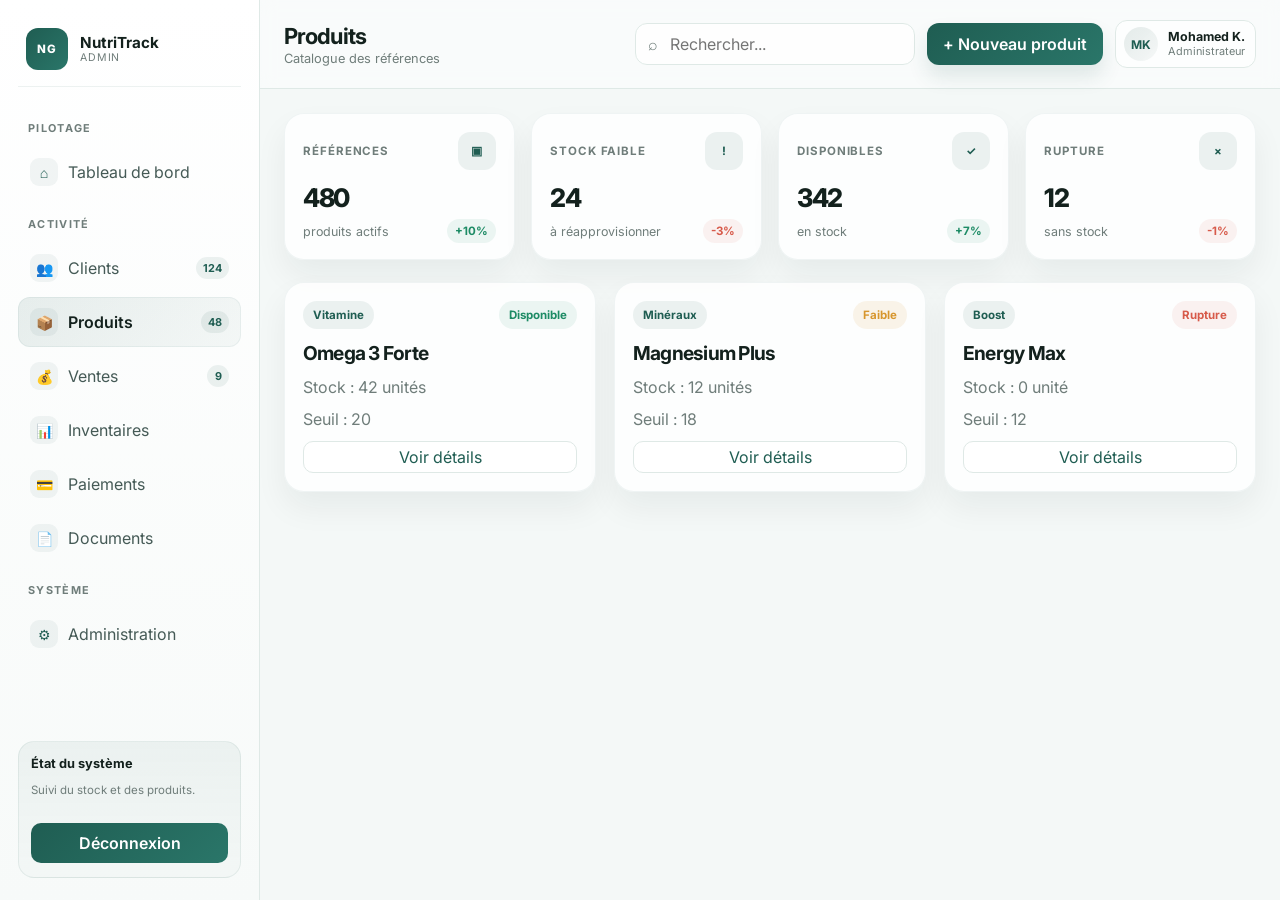
<file: products.html>
<!DOCTYPE html>
<html lang="fr">
  <head>
    <meta charset="UTF-8" />
    <meta name="viewport" content="width=device-width, initial-scale=1.0" />
    <title>NutriTrack | Produits</title>
    <link rel="preconnect" href="https://fonts.googleapis.com" />
    <link rel="preconnect" href="https://fonts.gstatic.com" crossorigin />
    <link href="https://fonts.googleapis.com/css2?family=Inter:wght@400;500;600;700;800&display=swap" rel="stylesheet" />
    <link rel="stylesheet" href="css/style.css" />
  </head>
  <body>
    <div class="app-shell">
      <aside class="sidebar">
        <div class="brand">
          <div class="brand-mark">NG</div>
          <div class="brand-copy">
            <strong>NutriTrack</strong>
            <span>Admin</span>
          </div>
        </div>

        <nav class="nav" aria-label="Menu principal">
          <div class="nav-group">
            <div class="nav-label">Pilotage</div>
            <a class="nav-item" href="index.html">
              <span class="nav-left"><span class="nav-icon">⌂</span><span>Tableau de bord</span></span>
            </a>
          </div>
          <div class="nav-group">
            <div class="nav-label">Activité</div>
            <a class="nav-item" href="clients.html"><span class="nav-left"><span class="nav-icon">👥</span><span>Clients</span></span><span class="nav-badge">124</span></a>
            <a class="nav-item active" href="products.html"><span class="nav-left"><span class="nav-icon">📦</span><span>Produits</span></span><span class="nav-badge">48</span></a>
            <a class="nav-item" href="sales.html"><span class="nav-left"><span class="nav-icon">💰</span><span>Ventes</span></span><span class="nav-badge">9</span></a>
            <a class="nav-item" href="inventory.html"><span class="nav-left"><span class="nav-icon">📊</span><span>Inventaires</span></span></a>
            <a class="nav-item" href="payments.html"><span class="nav-left"><span class="nav-icon">💳</span><span>Paiements</span></span></a>
            <a class="nav-item" href="documents.html"><span class="nav-left"><span class="nav-icon">📄</span><span>Documents</span></span></a>
          </div>
          <div class="nav-group">
            <div class="nav-label">Système</div>
            <a class="nav-item" href="admin.html"><span class="nav-left"><span class="nav-icon">⚙</span><span>Administration</span></span></a>
          </div>
        </nav>

        <div class="sidebar-footer">
          <strong>État du système</strong>
          <p>Suivi du stock et des produits.</p>
          <button class="sidebar-logout" type="button">Déconnexion</button>
        </div>
      </aside>

      <main class="main">
        <header class="topbar">
          <div class="topbar-left">
            <button class="mobile-menu" type="button" aria-label="Ouvrir le menu">☰</button>
            <div>
              <div class="page-title">Produits</div>
              <div class="page-subtitle">Catalogue des références</div>
            </div>
          </div>

          <div class="topbar-right">
            <label class="search" aria-label="Recherche">
              <span>⌕</span>
              <input type="search" placeholder="Rechercher..." />
            </label>
            <button class="primary-btn" type="button">+ Nouveau produit</button>
            <div class="user-box">
              <div class="user-avatar">MK</div>
              <div class="user-meta">
                <strong>Mohamed K.</strong>
                <span>Administrateur</span>
              </div>
            </div>
          </div>
        </header>

        <section class="content">
          <div class="stats-grid">
            <article class="stat-card">
              <div class="stat-head"><span>Références</span><span class="stat-icon">▣</span></div>
              <div class="stat-value">480</div>
              <div class="stat-meta"><span>produits actifs</span><span class="trend trend-up">+10%</span></div>
            </article>
            <article class="stat-card">
              <div class="stat-head"><span>Stock faible</span><span class="stat-icon">!</span></div>
              <div class="stat-value">24</div>
              <div class="stat-meta"><span>à réapprovisionner</span><span class="trend trend-down">-3%</span></div>
            </article>
            <article class="stat-card">
              <div class="stat-head"><span>Disponibles</span><span class="stat-icon">✓</span></div>
              <div class="stat-value">342</div>
              <div class="stat-meta"><span>en stock</span><span class="trend trend-up">+7%</span></div>
            </article>
            <article class="stat-card">
              <div class="stat-head"><span>Rupture</span><span class="stat-icon">×</span></div>
              <div class="stat-value">12</div>
              <div class="stat-meta"><span>sans stock</span><span class="trend trend-down">-1%</span></div>
            </article>
          </div>

          <div class="product-grid">
            <article class="product-card panel">
              <div class="product-top">
                <span class="product-tag">Vitamine</span>
                <span class="status status-paid">Disponible</span>
              </div>
              <h3>Omega 3 Forte</h3>
              <p>Stock : 42 unités</p>
              <p>Seuil : 20</p>
              <button class="mini-btn" type="button">Voir détails</button>
            </article>

            <article class="product-card panel">
              <div class="product-top">
                <span class="product-tag">Minéraux</span>
                <span class="status status-pending">Faible</span>
              </div>
              <h3>Magnesium Plus</h3>
              <p>Stock : 12 unités</p>
              <p>Seuil : 18</p>
              <button class="mini-btn" type="button">Voir détails</button>
            </article>

            <article class="product-card panel">
              <div class="product-top">
                <span class="product-tag">Boost</span>
                <span class="status status-danger">Rupture</span>
              </div>
              <h3>Energy Max</h3>
              <p>Stock : 0 unité</p>
              <p>Seuil : 12</p>
              <button class="mini-btn" type="button">Voir détails</button>
            </article>
          </div>
        </section>
      </main>
    </div>

    <script src="js/script.js"></script>
  </body>
</html>
</file>
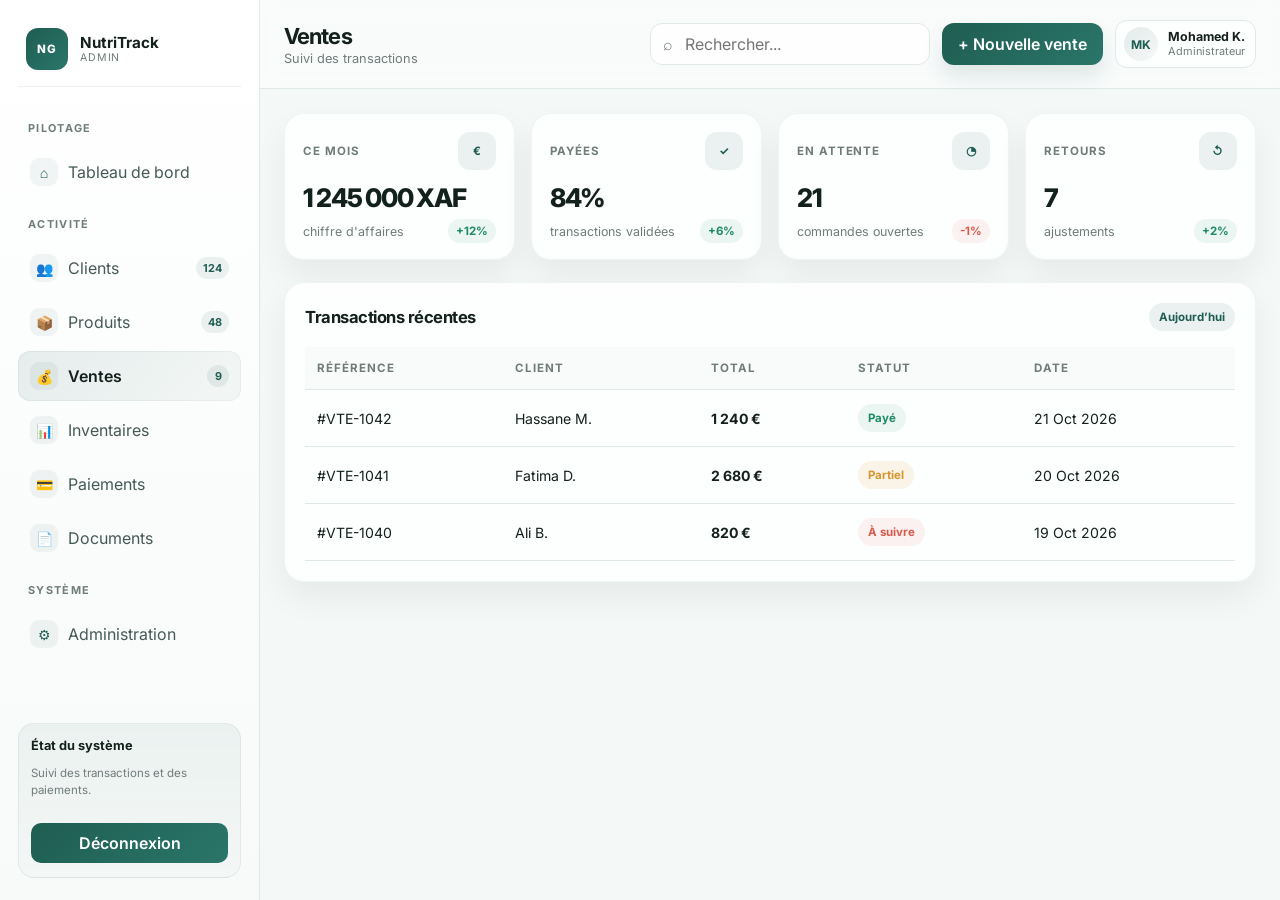
<file: sales.html>
<!DOCTYPE html>
<html lang="fr">
  <head>
    <meta charset="UTF-8" />
    <meta name="viewport" content="width=device-width, initial-scale=1.0" />
    <title>NutriTrack | Ventes</title>
    <link rel="preconnect" href="https://fonts.googleapis.com" />
    <link rel="preconnect" href="https://fonts.gstatic.com" crossorigin />
    <link href="https://fonts.googleapis.com/css2?family=Inter:wght@400;500;600;700;800&display=swap" rel="stylesheet" />
    <link rel="stylesheet" href="css/style.css" />
  </head>
  <body>
    <div class="app-shell">
      <aside class="sidebar">
        <div class="brand">
          <div class="brand-mark">NG</div>
          <div class="brand-copy">
            <strong>NutriTrack</strong>
            <span>Admin</span>
          </div>
        </div>

        <nav class="nav" aria-label="Menu principal">
          <div class="nav-group">
            <div class="nav-label">Pilotage</div>
            <a class="nav-item" href="index.html"><span class="nav-left"><span class="nav-icon">⌂</span><span>Tableau de bord</span></span></a>
          </div>
          <div class="nav-group">
            <div class="nav-label">Activité</div>
            <a class="nav-item" href="clients.html"><span class="nav-left"><span class="nav-icon">👥</span><span>Clients</span></span><span class="nav-badge">124</span></a>
            <a class="nav-item" href="products.html"><span class="nav-left"><span class="nav-icon">📦</span><span>Produits</span></span><span class="nav-badge">48</span></a>
            <a class="nav-item active" href="sales.html"><span class="nav-left"><span class="nav-icon">💰</span><span>Ventes</span></span><span class="nav-badge">9</span></a>
            <a class="nav-item" href="inventory.html"><span class="nav-left"><span class="nav-icon">📊</span><span>Inventaires</span></span></a>
            <a class="nav-item" href="payments.html"><span class="nav-left"><span class="nav-icon">💳</span><span>Paiements</span></span></a>
            <a class="nav-item" href="documents.html"><span class="nav-left"><span class="nav-icon">📄</span><span>Documents</span></span></a>
          </div>
          <div class="nav-group">
            <div class="nav-label">Système</div>
            <a class="nav-item" href="admin.html"><span class="nav-left"><span class="nav-icon">⚙</span><span>Administration</span></span></a>
          </div>
        </nav>

        <div class="sidebar-footer">
          <strong>État du système</strong>
          <p>Suivi des transactions et des paiements.</p>
          <button class="sidebar-logout" type="button">Déconnexion</button>
        </div>
      </aside>

      <main class="main">
        <header class="topbar">
          <div class="topbar-left">
            <button class="mobile-menu" type="button" aria-label="Ouvrir le menu">☰</button>
            <div>
              <div class="page-title">Ventes</div>
              <div class="page-subtitle">Suivi des transactions</div>
            </div>
          </div>

          <div class="topbar-right">
            <label class="search" aria-label="Recherche">
              <span>⌕</span>
              <input type="search" placeholder="Rechercher..." />
            </label>
            <button class="primary-btn" type="button">+ Nouvelle vente</button>
            <div class="user-box">
              <div class="user-avatar">MK</div>
              <div class="user-meta">
                <strong>Mohamed K.</strong>
                <span>Administrateur</span>
              </div>
            </div>
          </div>
        </header>

        <section class="content">
          <div class="stats-grid">
            <article class="stat-card">
              <div class="stat-head"><span>Ce mois</span><span class="stat-icon">€</span></div>
              <div class="stat-value">1 245 000 XAF</div>
              <div class="stat-meta"><span>chiffre d'affaires</span><span class="trend trend-up">+12%</span></div>
            </article>
            <article class="stat-card">
              <div class="stat-head"><span>Payées</span><span class="stat-icon">✓</span></div>
              <div class="stat-value">84%</div>
              <div class="stat-meta"><span>transactions validées</span><span class="trend trend-up">+6%</span></div>
            </article>
            <article class="stat-card">
              <div class="stat-head"><span>En attente</span><span class="stat-icon">◔</span></div>
              <div class="stat-value">21</div>
              <div class="stat-meta"><span>commandes ouvertes</span><span class="trend trend-down">-1%</span></div>
            </article>
            <article class="stat-card">
              <div class="stat-head"><span>Retours</span><span class="stat-icon">↺</span></div>
              <div class="stat-value">7</div>
              <div class="stat-meta"><span>ajustements</span><span class="trend trend-up">+2%</span></div>
            </article>
          </div>

          <section class="panel table-panel">
            <div class="panel-head">
              <h3>Transactions récentes</h3>
              <span class="chip">Aujourd’hui</span>
            </div>

            <div class="table-wrap">
              <table>
                <thead>
                  <tr>
                    <th>Référence</th>
                    <th>Client</th>
                    <th>Total</th>
                    <th>Statut</th>
                    <th>Date</th>
                  </tr>
                </thead>
                <tbody>
                  <tr>
                    <td>#VTE-1042</td>
                    <td>Hassane M.</td>
                    <td class="money">1 240 €</td>
                    <td><span class="status status-paid">Payé</span></td>
                    <td>21 Oct 2026</td>
                  </tr>
                  <tr>
                    <td>#VTE-1041</td>
                    <td>Fatima D.</td>
                    <td class="money">2 680 €</td>
                    <td><span class="status status-pending">Partiel</span></td>
                    <td>20 Oct 2026</td>
                  </tr>
                  <tr>
                    <td>#VTE-1040</td>
                    <td>Ali B.</td>
                    <td class="money">820 €</td>
                    <td><span class="status status-danger">À suivre</span></td>
                    <td>19 Oct 2026</td>
                  </tr>
                </tbody>
              </table>
            </div>
          </section>
        </section>
      </main>
    </div>

    <script src="js/script.js"></script>
  </body>
</html>
</file>
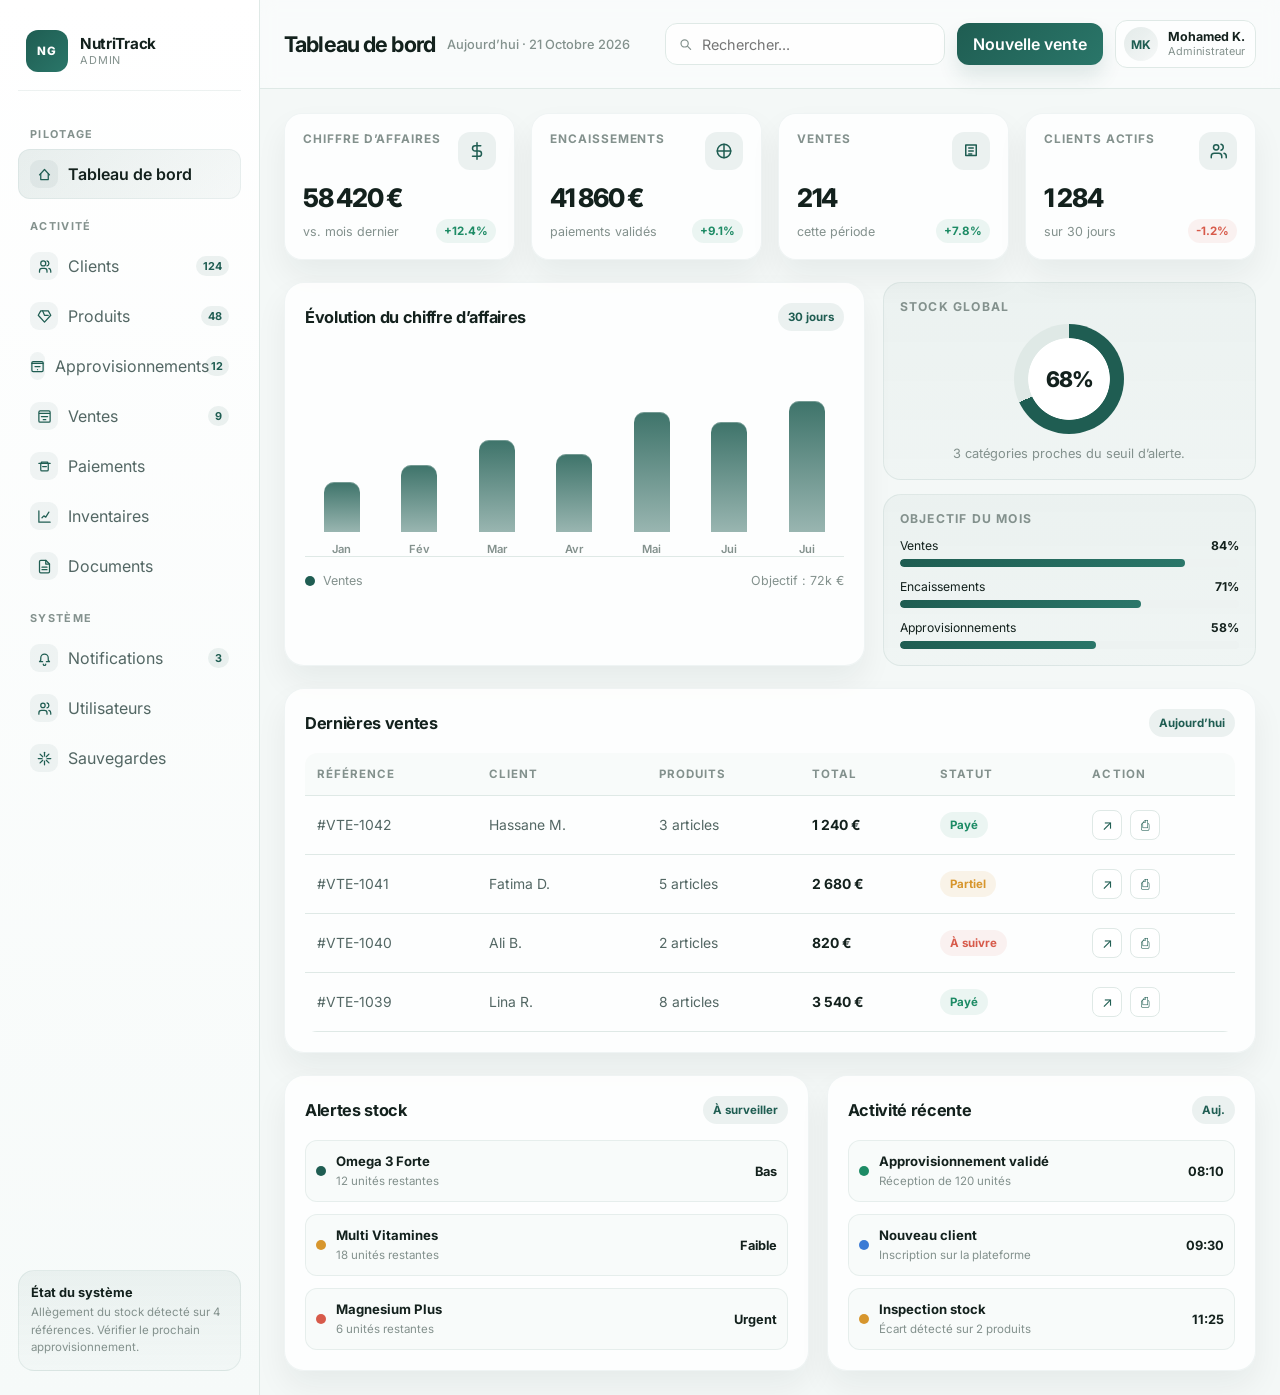
<file: web/dahbord.html>
<!DOCTYPE html>
<html lang="fr">
<head>
  <meta charset="UTF-8" />
  <meta name="viewport" content="width=device-width, initial-scale=1.0" />
  <title>NutriTrack | Dashboard</title>

  <link rel="preconnect" href="https://fonts.googleapis.com">
  <link rel="preconnect" href="https://fonts.gstatic.com" crossorigin>
  <link href="https://fonts.googleapis.com/css2?family=Inter:wght@400;500;600;700;800&display=swap" rel="stylesheet">

  <style>
    :root{
      --brand:#1f5d52;
      --brand-2:#2a7669;
      --brand-3:#eaf5f2;
      --brand-soft:rgba(31,93,82,.08);

      --ink:#13211d;
      --ink-soft:#536764;
      --muted:#83918d;
      --line:#dfe9e6;

      --bg:#f4f8f7;
      --bg-2:#edf4f2;
      --surface:#ffffff;
      --surface-soft:#f7faf9;

      --success:#1d8b65;
      --warning:#d7962d;
      --danger:#d75a4a;
      --info:#3b7bd5;

      --shadow: 0 16px 32px rgba(18, 35, 31, 0.06);
      --radius: 18px;
      --ease: cubic-bezier(.2,.8,.2,1);
      --font:'Inter',system-ui,-apple-system,'Segoe UI',Roboto,sans-serif;
    }

    *{ box-sizing:border-box; margin:0; padding:0; }

    html, body{
      height:100%;
      font-family:var(--font);
      background:var(--bg);
      color:var(--ink);
      -webkit-font-smoothing:antialiased;
      text-rendering:optimizeLegibility;
    }

    a{text-decoration:none; color:inherit;}
    button, input{ font:inherit; }

    .app{
      display:grid;
      grid-template-columns: 260px 1fr;
      min-height:100vh;
    }

    /* ===== SIDEBAR ===== */
    .sidebar{
      background:linear-gradient(180deg, #ffffff 0%, #f6faf9 100%);
      border-right:1px solid var(--line);
      padding:24px 18px;
      display:flex;
      flex-direction:column;
      gap:22px;
    }

    .brand{
      display:flex;
      align-items:center;
      gap:12px;
      padding:6px 8px 18px;
      border-bottom:1px solid rgba(31,93,82,.08);
    }

    .brand__mark{
      width:42px;
      height:42px;
      border-radius:12px;
      display:grid;
      place-items:center;
      background:linear-gradient(135deg, var(--brand), var(--brand-2));
      color:#fff;
      font-size:.72rem;
      font-weight:800;
      letter-spacing:.08em;
    }

    .brand__txt{
      display:flex;
      flex-direction:column;
      line-height:1.2;
    }

    .brand__txt strong{
      font-size:0.95rem;
      letter-spacing:-.02em;
    }

    .brand__txt span{
      font-size:0.68rem;
      color:var(--muted);
      letter-spacing:.08em;
      text-transform:uppercase;
    }

    .nav{
      display:flex;
      flex-direction:column;
      gap:6px;
    }

    .nav__group{
      margin-top:4px;
    }

    .nav__label{
      font-size:.68rem;
      font-weight:700;
      color:var(--muted);
      letter-spacing:.12em;
      text-transform:uppercase;
      padding:10px 12px 8px;
    }

    .nav__item{
      display:flex;
      align-items:center;
      justify-content:space-between;
      gap:12px;
      padding:11px 12px;
      border-radius:12px;
      color:var(--ink-soft);
      transition:all .16s var(--ease);
      cursor:pointer;
    }

    .nav__item:hover{
      background:var(--brand-soft);
      color:var(--ink);
    }

    .nav__item.active{
      background:linear-gradient(135deg, rgba(31,93,82,.10), rgba(31,93,82,.04));
      color:var(--ink);
      font-weight:600;
      box-shadow: inset 0 0 0 1px rgba(31,93,82,.06);
    }

    .nav__left{
      display:flex;
      align-items:center;
      gap:10px;
      min-width:0;
    }

    .nav__icon{
      width:28px;
      height:28px;
      display:grid;
      place-items:center;
      border-radius:9px;
      background:rgba(31,93,82,.06);
      color:var(--brand);
    }

    .nav__icon svg{
      width:15px;
      height:15px;
      stroke-width:2;
    }

    .nav__badge{
      height:20px;
      min-width:20px;
      padding:0 7px;
      border-radius:999px;
      background:var(--brand-soft);
      color:var(--brand);
      font-size:.68rem;
      font-weight:700;
      display:flex;
      align-items:center;
      justify-content:center;
    }

    .sidebar__footer{
      margin-top:auto;
      background:linear-gradient(180deg, rgba(31,93,82,.06), rgba(31,93,82,.02));
      border:1px solid rgba(31,93,82,.08);
      border-radius:16px;
      padding:14px 12px;
    }

    .sidebar__footer strong{
      display:block;
      font-size:.8rem;
      margin-bottom:4px;
      color:var(--ink);
    }

    .sidebar__footer p{
      color:var(--muted);
      font-size:.72rem;
      line-height:1.5;
    }

    /* ===== MAIN ===== */
    .main{
      display:flex;
      flex-direction:column;
      min-width:0;
    }

    .topbar{
      display:flex;
      align-items:center;
      justify-content:space-between;
      gap:12px;
      padding:20px 24px;
      border-bottom:1px solid var(--line);
      background:rgba(255,255,255,.45);
      backdrop-filter: blur(8px);
    }

    .topbar__left{
      display:flex;
      align-items:center;
      gap:12px;
      min-width:0;
    }

    .topbar__title{
      font-size:1.35rem;
      font-weight:700;
      letter-spacing:-0.04em;
    }

    .topbar__meta{
      color:var(--muted);
      font-size:.8rem;
      font-weight:500;
    }

    .topbar__right{
      display:flex;
      align-items:center;
      gap:12px;
    }

    .search{
      width:280px;
      height:42px;
      display:flex;
      align-items:center;
      gap:10px;
      padding:0 12px;
      border:1px solid var(--line);
      border-radius:12px;
      background:rgba(255,255,255,.75);
    }

    .search svg{
      width:16px;
      height:16px;
      color:var(--muted);
      stroke-width:2;
    }

    .search input{
      width:100%;
      border:none;
      background:transparent;
      outline:none;
      color:var(--ink);
      font-size:.9rem;
    }

    .topbar__button{
      height:42px;
      padding:0 16px;
      border:none;
      border-radius:12px;
      background:linear-gradient(135deg, var(--brand), var(--brand-2));
      color:#fff;
      font-weight:600;
      box-shadow:0 12px 20px rgba(31,93,82,.12);
      cursor:pointer;
      transition: transform .15s var(--ease), box-shadow .15s var(--ease);
    }

    .topbar__button:hover{
      transform:translateY(-1px);
      box-shadow:0 16px 22px rgba(31,93,82,.16);
    }

    .user{
      display:flex;
      align-items:center;
      gap:10px;
      background:rgba(255,255,255,.7);
      border:1px solid var(--line);
      border-radius:12px;
      padding:6px 10px 6px 8px;
    }

    .user__avatar{
      width:34px;
      height:34px;
      border-radius:50%;
      display:grid;
      place-items:center;
      background:linear-gradient(135deg, rgba(31,93,82,.12), rgba(31,93,82,.04));
      color:var(--brand);
      font-weight:700;
      font-size:.75rem;
    }

    .user__meta{
      display:flex;
      flex-direction:column;
      line-height:1.2;
    }

    .user__meta strong{
      font-size:.78rem;
    }

    .user__meta span{
      color:var(--muted);
      font-size:.68rem;
    }

    .content{
      padding:24px;
      display:flex;
      flex-direction:column;
      gap:22px;
    }

    /* ===== KPI CARDS ===== */
    .stats{
      display:grid;
      grid-template-columns: repeat(4, minmax(180px, 1fr));
      gap:16px;
    }

    .stat{
      background:rgba(255,255,255,.82);
      border:1px solid rgba(31,93,82,.06);
      border-radius:18px;
      padding:18px 18px 16px;
      box-shadow:var(--shadow);
    }

    .stat__top{
      display:flex;
      align-items:flex-start;
      justify-content:space-between;
      gap:10px;
      margin-bottom:12px;
    }

    .stat__label{
      color:var(--muted);
      font-size:.74rem;
      letter-spacing:.08em;
      text-transform:uppercase;
      font-weight:700;
    }

    .stat__icon{
      width:38px;
      height:38px;
      border-radius:12px;
      display:grid;
      place-items:center;
      background:var(--brand-soft);
      color:var(--brand);
    }

    .stat__icon svg{
      width:18px;
      height:18px;
      stroke-width:2;
    }

    .stat__value{
      font-size:1.6rem;
      font-weight:800;
      letter-spacing:-.05em;
      margin-bottom:6px;
    }

    .stat__meta{
      display:flex;
      align-items:center;
      justify-content:space-between;
      gap:8px;
      font-size:.78rem;
      color:var(--muted);
    }

    .stat__trend{
      display:inline-flex;
      align-items:center;
      gap:6px;
      padding:5px 8px;
      border-radius:999px;
      font-weight:700;
      font-size:.72rem;
    }

    .trend--up{
      background:rgba(29,139,101,.08);
      color:var(--success);
    }

    .trend--down{
      background: rgba(215,90,74,.08);
      color:var(--danger);
    }

    /* ===== CHART BLOCK ===== */
    .grid{
      display:grid;
      grid-template-columns: 1.4fr 0.9fr;
      gap:18px;
    }

    .panel{
      background:rgba(255,255,255,.82);
      border:1px solid rgba(31,93,82,.06);
      border-radius:20px;
      box-shadow:var(--shadow);
      padding:20px;
    }

    .panel__head{
      display:flex;
      align-items:center;
      justify-content:space-between;
      gap:12px;
      margin-bottom:16px;
    }

    .panel__title{
      font-size:1.02rem;
      font-weight:700;
      letter-spacing:-.02em;
    }

    .chip{
      display:inline-flex;
      align-items:center;
      gap:6px;
      padding:7px 10px;
      border-radius:999px;
      background:var(--brand-soft);
      color:var(--brand);
      font-size:.72rem;
      font-weight:700;
    }

    .chart{
      display:flex;
      align-items:flex-end;
      gap:12px;
      height:210px;
      padding:8px 4px 0;
      border-bottom:1px solid var(--line);
      position:relative;
    }

    .chart__col{
      flex:1;
      display:flex;
      flex-direction:column;
      justify-content:flex-end;
      align-items:center;
      gap:10px;
      height:100%;
    }

    .chart__bar-wrap{
      width:100%;
      height:100%;
      display:flex;
      align-items:flex-end;
      justify-content:center;
      position:relative;
    }

    .chart__bar{
      width:100%;
      max-width:36px;
      border-radius:10px 10px 0 0;
      background:linear-gradient(180deg, rgba(31,93,82,.86), rgba(31,93,82,.45));
      min-height:24px;
      box-shadow: inset 0 1px 0 rgba(255,255,255,.28);
    }

    .chart__label{
      font-size:.7rem;
      color:var(--muted);
      font-weight:600;
    }

    .chart__legend{
      display:flex;
      justify-content:space-between;
      margin-top:16px;
      color:var(--muted);
      font-size:.78rem;
    }

    .legend{
      display:flex;
      align-items:center;
      gap:8px;
    }

    .legend__dot{
      width:10px;
      height:10px;
      border-radius:50%;
      background:var(--brand);
      display:inline-block;
    }

    /* ===== RIGHT WIDGET ===== */
    .list{
      display:flex;
      flex-direction:column;
      gap:14px;
    }

    .mini-card{
      background:linear-gradient(180deg, rgba(31,93,82,.04), rgba(31,93,82,.02));
      border:1px solid rgba(31,93,82,.08);
      border-radius:18px;
      padding:16px;
    }

    .mini-card__title{
      font-size:.76rem;
      font-weight:700;
      letter-spacing:.1em;
      text-transform:uppercase;
      color:var(--muted);
      margin-bottom:10px;
    }

    .ring{
      display:flex;
      align-items:center;
      justify-content:center;
      width:110px;
      height:110px;
      margin:0 auto 10px;
      border-radius:50%;
      background:
        radial-gradient(circle at center, #fff 0 52%, transparent 53%),
        conic-gradient(var(--brand) 0 68%, #dfe9e6 68% 100%);
      position:relative;
    }

    .ring__value{
      font-size:1.35rem;
      font-weight:800;
      letter-spacing:-.05em;
      color:var(--ink);
    }

    .mini-card__text{
      text-align:center;
      color:var(--muted);
      font-size:.8rem;
      line-height:1.5;
    }

    .progress-list{
      display:flex;
      flex-direction:column;
      gap:12px;
      margin-top:12px;
    }

    .progress{
      display:flex;
      flex-direction:column;
      gap:6px;
    }

    .progress__head{
      display:flex;
      justify-content:space-between;
      font-size:.76rem;
      color:var(--soft);
    }

    .progress__bar{
      width:100%;
      height:8px;
      background:#edf2f1;
      border-radius:999px;
      overflow:hidden;
    }

    .progress__fill{
      height:100%;
      border-radius:999px;
      background:linear-gradient(90deg, var(--brand), var(--brand-2));
    }

    /* ===== TABLES ===== */
    .table-card{
      background:rgba(255,255,255,.82);
      border:1px solid rgba(31,93,82,.06);
      border-radius:20px;
      box-shadow:var(--shadow);
      padding:20px;
      overflow:hidden;
    }

    .table-wrap{
      overflow:auto;
      border-radius:12px;
    }

    table{
      width:100%;
      border-collapse:collapse;
      min-width:720px;
    }

    th, td{
      padding:14px 12px;
      text-align:left;
      border-bottom:1px solid var(--line);
      font-size:.87rem;
    }

    th{
      font-size:.72rem;
      text-transform:uppercase;
      letter-spacing:.09em;
      color:var(--muted);
      background:rgba(31,93,82,.02);
      font-weight:700;
    }

    td{
      color:var(--ink-soft);
    }

    .status{
      display:inline-flex;
      align-items:center;
      padding:6px 10px;
      border-radius:999px;
      font-size:.72rem;
      font-weight:700;
    }

    .status--paid{
      background:rgba(29,139,101,.08);
      color:var(--success);
    }

    .status--pending{
      background:rgba(215,150,45,.10);
      color:var(--warning);
    }

    .status--danger{
      background:rgba(215,90,74,.08);
      color:var(--danger);
    }

    .product{
      display:flex;
      align-items:center;
      gap:10px;
    }

    .product__avatar{
      width:30px;
      height:30px;
      border-radius:9px;
      background:linear-gradient(135deg, rgba(31,93,82,.12), rgba(31,93,82,.02));
      color:var(--brand);
      display:grid;
      place-items:center;
      font-weight:700;
      font-size:.72rem;
    }

    .money{
      font-weight:700;
      color:var(--ink);
    }

    .row-actions{
      display:flex;
      align-items:center;
      gap:8px;
    }

    .action{
      display:inline-flex;
      align-items:center;
      justify-content:center;
      width:30px;
      height:30px;
      border-radius:8px;
      border:1px solid var(--line);
      background:#fff;
      color:var(--brand);
      cursor:pointer;
    }

    .action:hover{
      background:var(--brand-soft);
    }

    /* ===== BOTTOM GRID ===== */
    .bottom-grid{
      display:grid;
      grid-template-columns: 1.1fr 0.9fr;
      gap:18px;
    }

    .small-list{
      display:flex;
      flex-direction:column;
      gap:12px;
      margin-top:10px;
    }

    .small-item{
      display:flex;
      align-items:center;
      justify-content:space-between;
      gap:12px;
      padding:12px 10px;
      border:1px solid rgba(31,93,82,.08);
      border-radius:12px;
      background:rgba(31,93,82,.02);
    }

    .small-item__left{
      display:flex;
      align-items:center;
      gap:10px;
    }

    .small-item__dot{
      width:10px;
      height:10px;
      border-radius:50%;
      background:var(--brand);
    }

    .small-item__text strong{
      display:block;
      font-size:.82rem;
      color:var(--ink);
    }

    .small-item__text span{
      color:var(--muted);
      font-size:.72rem;
    }

    .small-item__right{
      font-size:.8rem;
      font-weight:700;
      color:var(--ink);
    }

    /* ===== RESPONSIVE ===== */
    @media (max-width:1200px){
      .stats{
        grid-template-columns: repeat(2, minmax(180px, 1fr));
      }

      .grid, .bottom-grid{
        grid-template-columns:1fr;
      }
    }

    @media (max-width:980px){
      .app{
        grid-template-columns:1fr;
      }

      .sidebar{
        border-right:none;
        border-bottom:1px solid var(--line);
      }

      .search{
        width:180px;
      }
    }

    @media (max-width:640px){
      .topbar{
        flex-wrap:wrap;
      }

      .topbar__right{
        width:100%;
        justify-content:space-between;
      }

      .search{
        width:100%;
        flex:1;
      }

      .stats{
        grid-template-columns:1fr;
      }

      .content{
        padding:18px;
      }
    }
  </style>
</head>
<body>

  <div class="app">
    <aside class="sidebar">
      <div class="brand">
        <div class="brand__mark">NG</div>
        <div class="brand__txt">
          <strong>NutriTrack</strong>
          <span>Admin</span>
        </div>
      </div>

      <nav class="nav">
        <div class="nav__group">
          <div class="nav__label">Pilotage</div>

          <div class="nav__item active">
            <div class="nav__left">
              <span class="nav__icon">
                <svg viewBox="0 0 24 24" fill="none" stroke="currentColor" stroke-linecap="round" stroke-linejoin="round">
                  <path d="M4 12.5 12 4l8 8.5"/>
                  <path d="M6 10.5V20h12v-9.5"/>
                </svg>
              </span>
              <span>Tableau de bord</span>
            </div>
          </div>
        </div>

        <div class="nav__group">
          <div class="nav__label">Activité</div>

          <div class="nav__item">
            <div class="nav__left">
              <span class="nav__icon">
                <svg viewBox="0 0 24 24" fill="none" stroke="currentColor" stroke-linecap="round" stroke-linejoin="round">
                  <path d="M16 21v-2a4 4 0 0 0-4-4H8a4 4 0 0 0-4 4v2"/>
                  <circle cx="10" cy="7" r="4"/>
                  <path d="M22 21v-2a4 4 0 0 0-3-3.87"/>
                  <path d="M16 3.13a4 4 0 0 1 0 7.75"/>
                </svg>
              </span>
              <span>Clients</span>
            </div>
            <span class="nav__badge">124</span>
          </div>

          <div class="nav__item">
            <div class="nav__left">
              <span class="nav__icon">
                <svg viewBox="0 0 24 24" fill="none" stroke="currentColor" stroke-linecap="round" stroke-linejoin="round">
                  <path d="M6 3h12l4 7-10 11L2 10l4-7Z"/>
                  <path d="M9 3l3 7h6"/>
                </svg>
              </span>
              <span>Produits</span>
            </div>
            <span class="nav__badge">48</span>
          </div>

          <div class="nav__item">
            <div class="nav__left">
              <span class="nav__icon">
                <svg viewBox="0 0 24 24" fill="none" stroke="currentColor" stroke-linecap="round" stroke-linejoin="round">
                  <path d="M3 7h18"/>
                  <path d="M8 12h8"/>
                  <path d="M12 17h0"/>
                  <rect x="3" y="4" width="18" height="16" rx="2"/>
                </svg>
              </span>
              <span>Approvisionnements</span>
            </div>
            <span class="nav__badge">12</span>
          </div>

          <div class="nav__item">
            <div class="nav__left">
              <span class="nav__icon">
                <svg viewBox="0 0 24 24" fill="none" stroke="currentColor" stroke-linecap="round" stroke-linejoin="round">
                  <path d="M4 7h16"/>
                  <path d="M7 12h10"/>
                  <path d="M10 17h4"/>
                  <rect x="3" y="3" width="18" height="18" rx="2"/>
                </svg>
              </span>
              <span>Ventes</span>
            </div>
            <span class="nav__badge">9</span>
          </div>

          <div class="nav__item">
            <div class="nav__left">
              <span class="nav__icon">
                <svg viewBox="0 0 24 24" fill="none" stroke="currentColor" stroke-linecap="round" stroke-linejoin="round">
                  <path d="M3 7h18"/>
                  <path d="M7 7V5h10v2"/>
                  <path d="M6 7v10a2 2 0 0 0 2 2h8a2 2 0 0 0 2-2V7"/>
                  <path d="M9 12h6"/>
                </svg>
              </span>
              <span>Paiements</span>
            </div>
          </div>

          <div class="nav__item">
            <div class="nav__left">
              <span class="nav__icon">
                <svg viewBox="0 0 24 24" fill="none" stroke="currentColor" stroke-linecap="round" stroke-linejoin="round">
                  <path d="M3 3v18h18"/>
                  <path d="M8 14l3-3 3 2 5-8"/>
                </svg>
              </span>
              <span>Inventaires</span>
            </div>
          </div>

          <div class="nav__item">
            <div class="nav__left">
              <span class="nav__icon">
                <svg viewBox="0 0 24 24" fill="none" stroke="currentColor" stroke-linecap="round" stroke-linejoin="round">
                  <path d="M14 2H6a2 2 0 0 0-2 2v16a2 2 0 0 0 2 2h12a2 2 0 0 0 2-2V8z"/>
                  <path d="M14 2v6h6"/>
                  <path d="M8 13h8M8 17h8"/>
                </svg>
              </span>
              <span>Documents</span>
            </div>
          </div>
        </div>

        <div class="nav__group">
          <div class="nav__label">Système</div>

          <div class="nav__item">
            <div class="nav__left">
              <span class="nav__icon">
                <svg viewBox="0 0 24 24" fill="none" stroke="currentColor" stroke-linecap="round" stroke-linejoin="round">
                  <path d="M15 17h5l-1.4-1.4A2 2 0 0 1 18 14.2V11a6 6 0 1 0-12 0v3.2a2 2 0 0 1-.6 1.4L4 17h5"/>
                  <path d="M10 21a2 2 0 0 0 4 0"/>
                </svg>
              </span>
              <span>Notifications</span>
            </div>
            <span class="nav__badge">3</span>
          </div>

          <div class="nav__item">
            <div class="nav__left">
              <span class="nav__icon">
                <svg viewBox="0 0 24 24" fill="none" stroke="currentColor" stroke-linecap="round" stroke-linejoin="round">
                  <path d="M16 21v-2a4 4 0 0 0-4-4H7a4 4 0 0 0-4 4v2"/>
                  <circle cx="9.5" cy="7" r="3.5"/>
                  <path d="M22 21v-2a4 4 0 0 0-3-3.87"/>
                  <path d="M16 3.13a4 4 0 0 1 0 7.75"/>
                </svg>
              </span>
              <span>Utilisateurs</span>
            </div>
          </div>

          <div class="nav__item">
            <div class="nav__left">
              <span class="nav__icon">
                <svg viewBox="0 0 24 24" fill="none" stroke="currentColor" stroke-linecap="round" stroke-linejoin="round">
                  <path d="M12 2v6"/>
                  <path d="M12 16v6"/>
                  <path d="M4.93 4.93l4.24 4.24"/>
                  <path d="M14.83 14.83l4.24 4.24"/>
                  <path d="M2 12h6"/>
                  <path d="M16 12h6"/>
                  <path d="M4.93 19.07l4.24-4.24"/>
                  <path d="M14.83 9.17l4.24-4.24"/>
                </svg>
              </span>
              <span>Sauvegardes</span>
            </div>
          </div>
        </div>
      </nav>

      <div class="sidebar__footer">
        <strong>État du système</strong>
        <p>Allègement du stock détecté sur 4 références. Vérifier le prochain approvisionnement.</p>
      </div>
    </aside>

    <main class="main">
      <header class="topbar">
        <div class="topbar__left">
          <div class="topbar__title">Tableau de bord</div>
          <div class="topbar__meta">Aujourd’hui · 21 Octobre 2026</div>
        </div>

        <div class="topbar__right">
          <label class="search">
            <svg viewBox="0 0 24 24" fill="none" stroke="currentColor" stroke-linecap="round" stroke-linejoin="round">
              <circle cx="11" cy="11" r="6"></circle>
              <path d="m16 16 5 5"></path>
            </svg>
            <input type="text" value="" placeholder="Rechercher..." />
          </label>

          <button class="topbar__button">Nouvelle vente</button>

          <div class="user">
            <div class="user__avatar">MK</div>
            <div class="user__meta">
              <strong>Mohamed K.</strong>
              <span>Administrateur</span>
            </div>
          </div>
        </div>
      </header>

      <div class="content">
        <section class="stats">
          <article class="stat">
            <div class="stat__top">
              <div class="stat__label">Chiffre d’affaires</div>
              <div class="stat__icon">
                <svg viewBox="0 0 24 24" fill="none" stroke="currentColor" stroke-linecap="round" stroke-linejoin="round">
                  <path d="M12 1v22"/>
                  <path d="M17 5H9.5a3.5 3.5 0 0 0 0 7H14.5a3.5 3.5 0 0 1 0 7H6"/>
                </svg>
              </div>
            </div>
            <div class="stat__value">58 420 €</div>
            <div class="stat__meta">
              <span>vs. mois dernier</span>
              <span class="stat__trend trend--up">+12.4%</span>
            </div>
          </article>

          <article class="stat">
            <div class="stat__top">
              <div class="stat__label">Encaissements</div>
              <div class="stat__icon">
                <svg viewBox="0 0 24 24" fill="none" stroke="currentColor" stroke-linecap="round" stroke-linejoin="round">
                  <path d="M3 12h18"/>
                  <path d="M12 3v18"/>
                  <circle cx="12" cy="12" r="9"/>
                </svg>
              </div>
            </div>
            <div class="stat__value">41 860 €</div>
            <div class="stat__meta">
              <span>paiements validés</span>
              <span class="stat__trend trend--up">+9.1%</span>
            </div>
          </article>

          <article class="stat">
            <div class="stat__top">
              <div class="stat__label">Ventes</div>
              <div class="stat__icon">
                <svg viewBox="0 0 24 24" fill="none" stroke="currentColor" stroke-linecap="round" stroke-linejoin="round">
                  <path d="M5 4h14v14H5z"/>
                  <path d="M9 8h6M9 12h6M9 16h4"/>
                </svg>
              </div>
            </div>
            <div class="stat__value">214</div>
            <div class="stat__meta">
              <span>cette période</span>
              <span class="stat__trend trend--up">+7.8%</span>
            </div>
          </article>

          <article class="stat">
            <div class="stat__top">
              <div class="stat__label">Clients actifs</div>
              <div class="stat__icon">
                <svg viewBox="0 0 24 24" fill="none" stroke="currentColor" stroke-linecap="round" stroke-linejoin="round">
                  <path d="M17 21v-2a4 4 0 0 0-4-4H7a4 4 0 0 0-4 4v2"/>
                  <circle cx="9.5" cy="7" r="3.5"/>
                  <path d="M23 21v-2a4 4 0 0 0-3-3.87"/>
                  <path d="M16 3.13a4 4 0 0 1 0 7.75"/>
                </svg>
              </div>
            </div>
            <div class="stat__value">1 284</div>
            <div class="stat__meta">
              <span>sur 30 jours</span>
              <span class="stat__trend trend--down">-1.2%</span>
            </div>
          </article>
        </section>

        <section class="grid">
          <div class="panel">
            <div class="panel__head">
              <div class="panel__title">Évolution du chiffre d’affaires</div>
              <div class="chip">30 jours</div>
            </div>

            <div class="chart">
              <div class="chart__col">
                <div class="chart__bar-wrap">
                  <div class="chart__bar" style="height:28%;"></div>
                </div>
                <div class="chart__label">Jan</div>
              </div>
              <div class="chart__col">
                <div class="chart__bar-wrap">
                  <div class="chart__bar" style="height:38%;"></div>
                </div>
                <div class="chart__label">Fév</div>
              </div>
              <div class="chart__col">
                <div class="chart__bar-wrap">
                  <div class="chart__bar" style="height:52%;"></div>
                </div>
                <div class="chart__label">Mar</div>
              </div>
              <div class="chart__col">
                <div class="chart__bar-wrap">
                  <div class="chart__bar" style="height:44%;"></div>
                </div>
                <div class="chart__label">Avr</div>
              </div>
              <div class="chart__col">
                <div class="chart__bar-wrap">
                  <div class="chart__bar" style="height:68%;"></div>
                </div>
                <div class="chart__label">Mai</div>
              </div>
              <div class="chart__col">
                <div class="chart__bar-wrap">
                  <div class="chart__bar" style="height:62%;"></div>
                </div>
                <div class="chart__label">Jui</div>
              </div>
              <div class="chart__col">
                <div class="chart__bar-wrap">
                  <div class="chart__bar" style="height:74%;"></div>
                </div>
                <div class="chart__label">Jui</div>
              </div>
            </div>

            <div class="chart__legend">
              <div class="legend">
                <span class="legend__dot"></span>
                <span>Ventes</span>
              </div>
              <div>Objectif : 72k €</div>
            </div>
          </div>

          <div class="list">
            <div class="mini-card">
              <div class="mini-card__title">Stock global</div>
              <div class="ring">
                <div class="ring__value">68%</div>
              </div>
              <div class="mini-card__text">
                3 catégories proches du seuil d’alerte.
              </div>
            </div>

            <div class="mini-card">
              <div class="mini-card__title">Objectif du mois</div>
              <div class="progress-list">
                <div class="progress">
                  <div class="progress__head">
                    <span>Ventes</span>
                    <strong>84%</strong>
                  </div>
                  <div class="progress__bar">
                    <div class="progress__fill" style="width:84%"></div>
                  </div>
                </div>

                <div class="progress">
                  <div class="progress__head">
                    <span>Encaissements</span>
                    <strong>71%</strong>
                  </div>
                  <div class="progress__bar">
                    <div class="progress__fill" style="width:71%"></div>
                  </div>
                </div>

                <div class="progress">
                  <div class="progress__head">
                    <span>Approvisionnements</span>
                    <strong>58%</strong>
                  </div>
                  <div class="progress__bar">
                    <div class="progress__fill" style="width:58%"></div>
                  </div>
                </div>
              </div>
            </div>
          </div>
        </section>

        <section class="table-card">
          <div class="panel__head">
            <div class="panel__title">Dernières ventes</div>
            <div class="chip">Aujourd’hui</div>
          </div>

          <div class="table-wrap">
            <table>
              <thead>
                <tr>
                  <th>Référence</th>
                  <th>Client</th>
                  <th>Produits</th>
                  <th>Total</th>
                  <th>Statut</th>
                  <th>Action</th>
                </tr>
              </thead>
              <tbody>
                <tr>
                  <td>#VTE-1042</td>
                  <td>Hassane M.</td>
                  <td>3 articles</td>
                  <td class="money">1 240 €</td>
                  <td><span class="status status--paid">Payé</span></td>
                  <td>
                    <div class="row-actions">
                      <button class="action" title="Voir">↗</button>
                      <button class="action" title="Imprimer">⎙</button>
                    </div>
                  </td>
                </tr>

                <tr>
                  <td>#VTE-1041</td>
                  <td>Fatima D.</td>
                  <td>5 articles</td>
                  <td class="money">2 680 €</td>
                  <td><span class="status status--pending">Partiel</span></td>
                  <td>
                    <div class="row-actions">
                      <button class="action" title="Voir">↗</button>
                      <button class="action" title="Imprimer">⎙</button>
                    </div>
                  </td>
                </tr>

                <tr>
                  <td>#VTE-1040</td>
                  <td>Ali B.</td>
                  <td>2 articles</td>
                  <td class="money">820 €</td>
                  <td><span class="status status--danger">À suivre</span></td>
                  <td>
                    <div class="row-actions">
                      <button class="action" title="Voir">↗</button>
                      <button class="action" title="Imprimer">⎙</button>
                    </div>
                  </td>
                </tr>

                <tr>
                  <td>#VTE-1039</td>
                  <td>Lina R.</td>
                  <td>8 articles</td>
                  <td class="money">3 540 €</td>
                  <td><span class="status status--paid">Payé</span></td>
                  <td>
                    <div class="row-actions">
                      <button class="action" title="Voir">↗</button>
                      <button class="action" title="Imprimer">⎙</button>
                    </div>
                  </td>
                </tr>
              </tbody>
            </table>
          </div>
        </section>

        <section class="bottom-grid">
          <div class="panel">
            <div class="panel__head">
              <div class="panel__title">Alertes stock</div>
              <div class="chip">À surveiller</div>
            </div>

            <div class="small-list">
              <div class="small-item">
                <div class="small-item__left">
                  <span class="small-item__dot"></span>
                  <div class="small-item__text">
                    <strong>Omega 3 Forte</strong>
                    <span>12 unités restantes</span>
                  </div>
                </div>
                <div class="small-item__right">Bas</div>
              </div>

              <div class="small-item">
                <div class="small-item__left">
                  <span class="small-item__dot" style="background:var(--warning);"></span>
                  <div class="small-item__text">
                    <strong>Multi Vitamines</strong>
                    <span>18 unités restantes</span>
                  </div>
                </div>
                <div class="small-item__right">Faible</div>
              </div>

              <div class="small-item">
                <div class="small-item__left">
                  <span class="small-item__dot" style="background:var(--danger);"></span>
                  <div class="small-item__text">
                    <strong>Magnesium Plus</strong>
                    <span>6 unités restantes</span>
                  </div>
                </div>
                <div class="small-item__right">Urgent</div>
              </div>
            </div>
          </div>

          <div class="panel">
            <div class="panel__head">
              <div class="panel__title">Activité récente</div>
              <div class="chip">Auj.</div>
            </div>

            <div class="small-list">
              <div class="small-item">
                <div class="small-item__left">
                  <span class="small-item__dot" style="background:var(--success);"></span>
                  <div class="small-item__text">
                    <strong>Approvisionnement validé</strong>
                    <span>Réception de 120 unités</span>
                  </div>
                </div>
                <div class="small-item__right">08:10</div>
              </div>

              <div class="small-item">
                <div class="small-item__left">
                  <span class="small-item__dot" style="background:var(--info);"></span>
                  <div class="small-item__text">
                    <strong>Nouveau client</strong>
                    <span>Inscription sur la plateforme</span>
                  </div>
                </div>
                <div class="small-item__right">09:30</div>
              </div>

              <div class="small-item">
                <div class="small-item__left">
                  <span class="small-item__dot" style="background:var(--warning);"></span>
                  <div class="small-item__text">
                    <strong>Inspection stock</strong>
                    <span>Écart détecté sur 2 produits</span>
                  </div>
                </div>
                <div class="small-item__right">11:25</div>
              </div>
            </div>
          </div>
        </section>
      </div>
    </main>
  </div>

</body>
</html>
</file>
<file: css/style.css>
/* =========================================
   NutriTrack — static UI design
   ========================================= */

:root {
  --brand: #1f5d52;
  --brand-2: #2a7669;
  --brand-soft: rgba(31, 93, 82, 0.08);
  --bg: #f4f8f7;
  --panel: rgba(255, 255, 255, 0.82);
  --line: #dfe9e6;
  --text: #13211d;
  --muted: #6f7d7a;
  --success: #1d8b65;
  --warning: #d7962d;
  --danger: #d75a4a;
  --info: #3b7bd5;
  --shadow: 0 16px 32px rgba(18, 35, 31, 0.06);
  --radius: 20px;
}

* { box-sizing: border-box; }
html, body { margin: 0; min-height: 100%; }
body {
  font-family: 'Inter', sans-serif;
  background: var(--bg);
  color: var(--text);
}

a { color: inherit; text-decoration: none; }
img { max-width: 100%; display: block; }
button, input { font: inherit; }
button { cursor: pointer; }

.app-shell {
  display: grid;
  grid-template-columns: 260px minmax(0, 1fr);
  min-height: 100vh;
}

.sidebar {
  background: linear-gradient(180deg, #ffffff 0%, #f7faf9 100%);
  border-right: 1px solid var(--line);
  padding: 22px 18px;
  display: flex;
  flex-direction: column;
  gap: 22px;
}

.brand {
  display: flex;
  align-items: center;
  gap: 12px;
  padding: 6px 8px 16px;
  border-bottom: 1px solid rgba(31, 93, 82, 0.08);
}

.brand-mark {
  width: 42px;
  height: 42px;
  border-radius: 12px;
  background: linear-gradient(135deg, var(--brand), var(--brand-2));
  color: white;
  display: grid;
  place-items: center;
  font-weight: 800;
  font-size: .72rem;
  letter-spacing: .08em;
}

.brand-copy {
  display: flex;
  flex-direction: column;
  line-height: 1.2;
}

.brand-copy strong { font-size: .95rem; }
.brand-copy span {
  color: var(--muted);
  font-size: .66rem;
  letter-spacing: .08em;
  text-transform: uppercase;
}

.nav {
  display: flex;
  flex-direction: column;
  gap: 8px;
  flex: 1;
}

.nav-group { display: flex; flex-direction: column; gap: 4px; }

.nav-label {
  font-size: .68rem;
  letter-spacing: .12em;
  text-transform: uppercase;
  color: var(--muted);
  font-weight: 700;
  padding: 12px 10px 8px;
}

.nav-item {
  width: 100%;
  display: flex;
  align-items: center;
  justify-content: space-between;
  gap: 12px;
  padding: 11px 12px;
  border-radius: 12px;
  color: #455a56;
  transition: .15s ease;
}

.nav-item:hover { background: var(--brand-soft); }
.nav-item.active {
  background: linear-gradient(135deg, rgba(31,93,82,.10), rgba(31,93,82,.04));
  color: var(--text);
  font-weight: 600;
  box-shadow: inset 0 0 0 1px rgba(31,93,82,.06);
}

.nav-left {
  display: flex;
  align-items: center;
  gap: 10px;
}

.nav-icon {
  width: 28px;
  height: 28px;
  border-radius: 9px;
  background: rgba(31,93,82,.06);
  color: var(--brand);
  display: grid;
  place-items: center;
  font-size: 14px;
}

.nav-badge {
  min-width: 22px;
  height: 22px;
  border-radius: 999px;
  padding: 0 7px;
  background: var(--brand-soft);
  color: var(--brand);
  font-size: .68rem;
  font-weight: 700;
  display: inline-flex;
  align-items: center;
  justify-content: center;
}

.sidebar-footer {
  margin-top: auto;
  background: linear-gradient(180deg, rgba(31,93,82,.06), rgba(31,93,82,.02));
  border: 1px solid rgba(31,93,82,.08);
  border-radius: 16px;
  padding: 14px 12px;
}

.sidebar-footer strong {
  display: block;
  margin-bottom: 6px;
  font-size: .8rem;
}

.sidebar-footer p {
  color: var(--muted);
  font-size: .72rem;
  line-height: 1.5;
}

.sidebar-logout {
  margin-top: 12px;
  width: 100%;
  min-height: 40px;
  border: 0;
  border-radius: 10px;
  background: linear-gradient(135deg, var(--brand), var(--brand-2));
  color: white;
  font-weight: 600;
}

.main {
  display: flex;
  flex-direction: column;
  min-width: 0;
}

.topbar {
  display: flex;
  align-items: center;
  justify-content: space-between;
  gap: 12px;
  padding: 20px 24px;
  border-bottom: 1px solid var(--line);
  background: rgba(255,255,255,.45);
  backdrop-filter: blur(8px);
}

.topbar-left {
  display: flex;
  align-items: center;
  gap: 12px;
}

.mobile-menu {
  display: none;
  width: 42px;
  height: 42px;
  border: 1px solid var(--line);
  border-radius: 12px;
  background: white;
}

.page-title {
  font-size: 1.38rem;
  font-weight: 700;
  letter-spacing: -.04em;
}

.page-subtitle {
  color: var(--muted);
  font-size: .8rem;
  margin-top: 2px;
}

.topbar-right {
  display: flex;
  align-items: center;
  gap: 12px;
}

.search {
  width: 280px;
  height: 42px;
  display: flex;
  align-items: center;
  gap: 10px;
  border: 1px solid var(--line);
  border-radius: 12px;
  padding: 0 12px;
  background: rgba(255,255,255,.75);
}

.search span {
  color: var(--muted);
}

.search input {
  width: 100%;
  border: 0;
  outline: none;
  background: transparent;
  color: var(--text);
}

.primary-btn {
  min-height: 42px;
  padding: 0 16px;
  border: 0;
  border-radius: 12px;
  background: linear-gradient(135deg, var(--brand), var(--brand-2));
  color: white;
  font-weight: 600;
  box-shadow: 0 12px 20px rgba(31,93,82,.12);
}

.user-box {
  display: flex;
  align-items: center;
  gap: 10px;
  border: 1px solid var(--line);
  border-radius: 12px;
  padding: 6px 10px 6px 8px;
  background: rgba(255,255,255,.7);
}

.user-avatar {
  width: 34px;
  height: 34px;
  border-radius: 50%;
  background: linear-gradient(135deg, rgba(31,93,82,.12), rgba(31,93,82,.04));
  color: var(--brand);
  display: grid;
  place-items: center;
  font-weight: 700;
  font-size: .75rem;
}

.user-meta { display: flex; flex-direction: column; line-height: 1.2; }
.user-meta strong { font-size: .78rem; }
.user-meta span { color: var(--muted); font-size: .68rem; }

.content {
  padding: 24px;
  display: flex;
  flex-direction: column;
  gap: 22px;
}

.stats-grid {
  display: grid;
  grid-template-columns: repeat(4, minmax(180px, 1fr));
  gap: 16px;
}

.stat-card,
.panel {
  background: var(--panel);
  border: 1px solid rgba(31,93,82,.06);
  border-radius: var(--radius);
  box-shadow: var(--shadow);
}

.stat-card {
  padding: 18px 18px 16px;
}

.stat-head {
  display: flex;
  align-items: center;
  justify-content: space-between;
  gap: 10px;
  color: var(--muted);
  font-size: .72rem;
  letter-spacing: .08em;
  text-transform: uppercase;
  font-weight: 700;
  margin-bottom: 12px;
}

.stat-icon {
  width: 38px;
  height: 38px;
  border-radius: 12px;
  display: grid;
  place-items: center;
  background: var(--brand-soft);
  color: var(--brand);
  font-weight: 700;
}

.stat-value {
  font-size: 1.6rem;
  font-weight: 800;
  letter-spacing: -.05em;
  margin-bottom: 6px;
}

.stat-meta {
  display: flex;
  align-items: center;
  justify-content: space-between;
  gap: 8px;
  font-size: .78rem;
  color: var(--muted);
}

.trend {
  display: inline-flex;
  align-items: center;
  padding: 5px 8px;
  border-radius: 999px;
  font-weight: 700;
  font-size: .72rem;
}

.trend-up { background: rgba(29,139,101,.08); color: var(--success); }
.trend-down { background: rgba(215,90,74,.08); color: var(--danger); }

.dashboard-grid {
  display: grid;
  grid-template-columns: 1.4fr .9fr;
  gap: 18px;
}

.side-stack {
  display: flex;
  flex-direction: column;
  gap: 18px;
}

.panel {
  padding: 20px;
}

.panel-head {
  display: flex;
  align-items: center;
  justify-content: space-between;
  gap: 12px;
  margin-bottom: 16px;
}

.panel-head h3 {
  margin: 0;
  font-size: 1.04rem;
  letter-spacing: -.03em;
}

.chip {
  display: inline-flex;
  align-items: center;
  padding: 7px 10px;
  border-radius: 999px;
  background: var(--brand-soft);
  color: var(--brand);
  font-size: .72rem;
  font-weight: 700;
}

.chart {
  display: flex;
  align-items: flex-end;
  gap: 12px;
  height: 220px;
  padding: 0 4px;
  border-bottom: 1px solid var(--line);
}

.chart-col {
  flex: 1;
  display: flex;
  flex-direction: column;
  justify-content: flex-end;
  align-items: center;
  gap: 10px;
  height: 100%;
}

.chart-bar {
  width: 100%;
  max-width: 38px;
  border-radius: 10px 10px 0 0;
  min-height: 30px;
  background: linear-gradient(180deg, rgba(31,93,82,.86), rgba(31,93,82,.45));
}

.chart-col span {
  color: var(--muted);
  font-size: .7rem;
  font-weight: 600;
}

.chart-footer {
  display: flex;
  align-items: center;
  justify-content: space-between;
  margin-top: 16px;
  color: var(--muted);
  font-size: .78rem;
}

.legend {
  display: inline-flex;
  align-items: center;
  gap: 8px;
}

.legend i {
  width: 10px;
  height: 10px;
  border-radius: 50%;
  background: var(--brand);
  display: inline-block;
}

.ring-wrap {
  display: flex;
  justify-content: center;
  margin: 10px 0 14px;
}

.ring {
  width: 110px;
  height: 110px;
  border-radius: 50%;
  display: grid;
  place-items: center;
  background: radial-gradient(circle at center, #fff 0 52%, transparent 53%), conic-gradient(var(--brand) 0 68%, #dfe9e6 68% 100%);
  font-size: 1.35rem;
  font-weight: 800;
}

.muted { color: var(--muted); margin: 0; text-align: center; }

.progress-list {
  display: flex;
  flex-direction: column;
  gap: 12px;
}

.progress-item { display: flex; flex-direction: column; gap: 6px; }
.progress-row {
  display: flex;
  justify-content: space-between;
  gap: 10px;
  font-size: .78rem;
  color: var(--text);
}
.progress-bar {
  width: 100%;
  height: 8px;
  background: #edf2f1;
  border-radius: 999px;
  overflow: hidden;
}
.progress-bar span {
  display: block;
  height: 100%;
  border-radius: inherit;
  background: linear-gradient(90deg, var(--brand), var(--brand-2));
}

.table-panel {
  overflow: hidden;
}

.table-wrap { overflow: auto; }

.table-wrap table {
  width: 100%;
  border-collapse: collapse;
  min-width: 700px;
}

.table-wrap th,
.table-wrap td {
  padding: 14px 12px;
  text-align: left;
  border-bottom: 1px solid var(--line);
  font-size: .88rem;
}

.table-wrap th {
  font-size: .72rem;
  text-transform: uppercase;
  letter-spacing: .09em;
  color: var(--muted);
  background: rgba(31,93,82,.02);
  font-weight: 700;
}

.money { font-weight: 700; color: var(--text); }

.status {
  display: inline-flex;
  align-items: center;
  justify-content: center;
  min-height: 28px;
  padding: 6px 10px;
  border-radius: 999px;
  font-size: .72rem;
  font-weight: 700;
}

.status-paid { background: rgba(29,139,101,.08); color: var(--success); }
.status-pending { background: rgba(215,150,45,.10); color: var(--warning); }
.status-danger { background: rgba(215,90,74,.08); color: var(--danger); }

.mini-btn {
  min-height: 32px;
  border-radius: 10px;
  padding: 0 12px;
  border: 1px solid var(--line);
  background: white;
  color: var(--brand);
}

.bottom-grid {
  display: grid;
  grid-template-columns: 1.1fr .9fr;
  gap: 18px;
}

.stack-list {
  display: flex;
  flex-direction: column;
  gap: 12px;
}

.stack-item {
  display: flex;
  align-items: center;
  justify-content: space-between;
  gap: 12px;
  padding: 12px 10px;
  border: 1px solid rgba(31,93,82,.08);
  border-radius: 12px;
  background: rgba(31,93,82,.02);
}

.stack-item > div {
  flex: 1;
  display: flex;
  flex-direction: column;
  gap: 3px;
}

.stack-item strong {
  font-size: .82rem;
}

.stack-item small {
  color: var(--muted);
  font-size: .72rem;
}

.dot {
  width: 10px;
  height: 10px;
  border-radius: 50%;
  display: inline-block;
}

.dot.green { background: var(--success); }
.dot.orange { background: var(--warning); }
.dot.red { background: var(--danger); }
.dot.blue { background: var(--info); }

.tag {
  display: inline-flex;
  align-items: center;
  justify-content: center;
  min-width: 52px;
  min-height: 28px;
  border-radius: 999px;
  background: var(--brand-soft);
  color: var(--brand);
  font-size: .72rem;
  font-weight: 700;
}

.tag.time { background: rgba(59,123,213,.08); color: var(--info); }

.product-grid {
  display: grid;
  grid-template-columns: repeat(3, minmax(180px, 1fr));
  gap: 18px;
}

.product-card {
  padding: 18px;
  display: flex;
  flex-direction: column;
  gap: 12px;
}

.product-top {
  display: flex;
  align-items: center;
  justify-content: space-between;
  gap: 10px;
}

.product-tag {
  display: inline-flex;
  align-items: center;
  justify-content: center;
  padding: 7px 10px;
  border-radius: 999px;
  background: var(--brand-soft);
  color: var(--brand);
  font-size: .72rem;
  font-weight: 700;
}

.product-card h3 {
  margin: 0;
  font-size: 1.2rem;
  letter-spacing: -.04em;
}

.product-card p {
  margin: 0;
  color: var(--muted);
}

@media (max-width: 1200px) {
  .stats-grid { grid-template-columns: repeat(2, minmax(180px, 1fr)); }
  .dashboard-grid, .bottom-grid { grid-template-columns: 1fr; }
}

@media (max-width: 980px) {
  .app-shell { grid-template-columns: 1fr; }
  .sidebar {
    display: none;
    position: fixed;
    inset: 0 auto 0 0;
    width: 260px;
    z-index: 20;
    box-shadow: 0 30px 60px rgba(0,0,0,0.18);
  }
  .sidebar.open { display: flex; }
  .mobile-menu { display: inline-flex; align-items: center; justify-content: center; }
  .topbar-right { gap: 8px; }
  .search { width: 180px; }
}

@media (max-width: 700px) {
  .topbar { flex-wrap: wrap; }
  .topbar-right { width: 100%; justify-content: space-between; }
  .search { flex: 1; width: 100%; }
  .content { padding: 18px; }
  .stats-grid, .product-grid { grid-template-columns: 1fr; }
}
</file>
